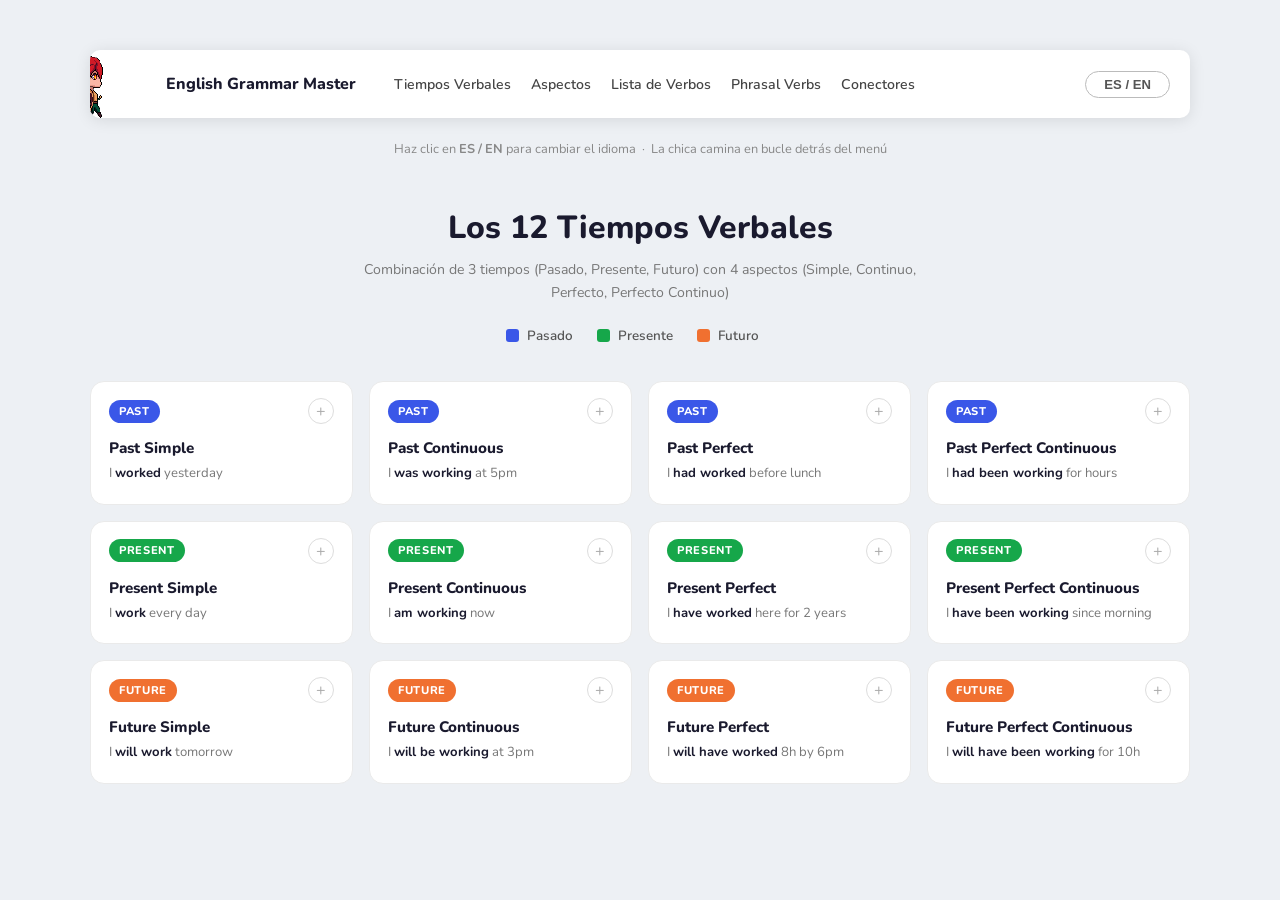
<file: index.html>
<!DOCTYPE html>
<html lang="es">
<head>
  <meta charset="UTF-8">
  <meta name="viewport" content="width=device-width, initial-scale=1.0">
  <title>English Grammar Master</title>
  <link href="https://fonts.googleapis.com/css2?family=Nunito:wght@400;600;700;800&display=swap" rel="stylesheet">
  <link rel="stylesheet" href="index.css">
  <link rel="stylesheet" href="tense-page.css">
</head>
<body>

  <nav>
    <div id="walker"></div>
    <div class="nav-inner">
      <div class="char-spacer"></div>
      <a class="brand" href="#" id="brand-text">English Grammar Master</a>
      <div class="nav-links" id="nav-links">
        <a href="#" data-key="tiempos">Tiempos Verbales</a>
        <a href="#" data-key="aspectos">Aspectos</a>
        <a href="#" data-key="verbos">Lista de Verbos</a>
        <a href="#" data-key="phrasal">Phrasal Verbs</a>
        <a href="#" data-key="conectores">Conectores</a>
      </div>
      <button class="lang-btn" id="lang-btn">ES / EN</button>
    </div>
  </nav>

  <p class="note">
    Haz clic en <strong>ES / EN</strong> para cambiar el idioma
    &nbsp;·&nbsp;
    La chica camina en bucle detrás del menú
  </p>

  <!-- ── SECTION 1: Los 12 Tiempos Verbales ── -->
  <section class="tenses-section" id="section-tiempos">

    <div class="tenses-header">
      <h2 class="tenses-title" data-key-section="title">Los 12 Tiempos Verbales</h2>
      <p class="tenses-subtitle" data-key-section="subtitle">
        Combinación de 3 tiempos (Pasado, Presente, Futuro) con 4 aspectos (Simple, Continuo, Perfecto, Perfecto Continuo)
      </p>

      <div class="tenses-legend">
        <span class="legend-dot past"></span><span data-key-section="past">Pasado</span>
        <span class="legend-dot present"></span><span data-key-section="present">Presente</span>
        <span class="legend-dot future"></span><span data-key-section="future">Futuro</span>
      </div>
    </div>

    <div class="tenses-grid" id="tenses-grid">
      <!-- Cards are injected by JS -->
    </div>

  </section>


  <script src="navbar.js"></script>
  <script src="tenses.js"></script>
</body>
</html>
</file>
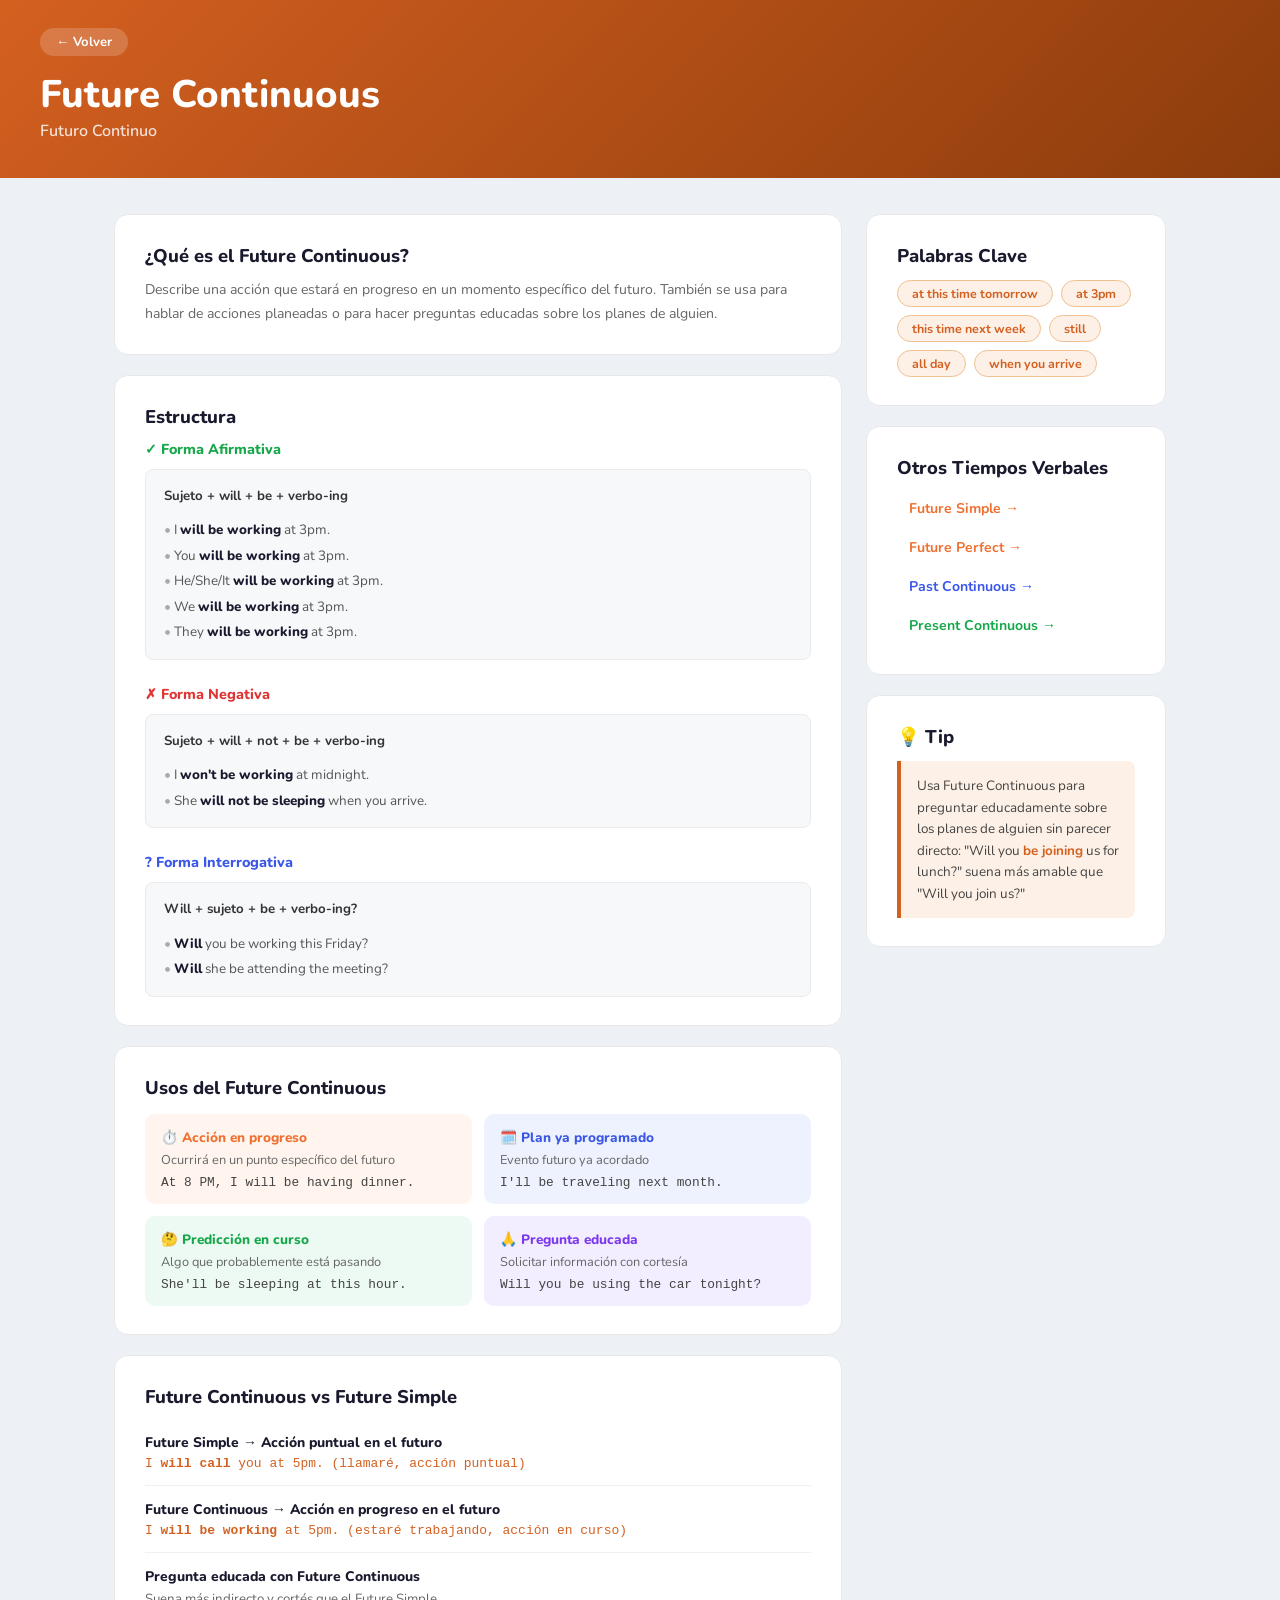
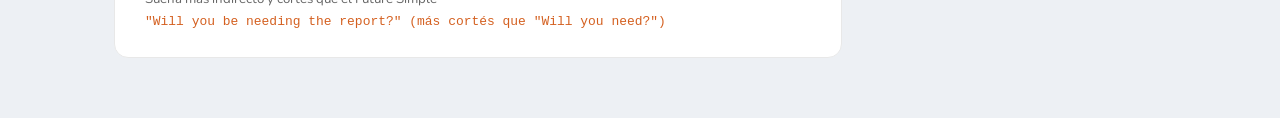
<file: future-continuous.html>
<!DOCTYPE html>
<html lang="es">
<head>
  <meta charset="UTF-8">
  <meta name="viewport" content="width=device-width, initial-scale=1.0">
  <title>Future Continuous – English Grammar Master</title>
  <link href="https://fonts.googleapis.com/css2?family=Nunito:wght@400;600;700;800&display=swap" rel="stylesheet">
  <link rel="stylesheet" href="tense-page.css">
  <style>
    :root {
      --accent:      #d46020;
      --accent-light:#fdf0e6;
      --accent-mid:  #f0c090;
      --header-from: #d46020;
      --header-to:   #8c3c0c;
    }
  </style>
</head>
<body>

  <header class="hero">
    <a class="back-btn" href="index.html">← Volver</a>
    <p class="hero-en">Future Continuous</p>
    <p class="hero-es">Futuro Continuo</p>
  </header>

  <main class="page-body">
    <div class="main-col">

      <div class="card">
        <h2>¿Qué es el Future Continuous?</h2>
        <p class="desc">Describe una acción que estará en progreso en un momento específico del futuro. También se usa para hablar de acciones planeadas o para hacer preguntas educadas sobre los planes de alguien.</p>
      </div>

      <div class="card">
        <h2>Estructura</h2>

        <div class="struct-block">
          <p class="struct-label affirm">✓ Forma Afirmativa</p>
          <div class="struct-box">
            <span class="formula">Sujeto + will + be + verbo-ing</span>
            <ul>
              <li>I <b>will be working</b> at 3pm.</li>
              <li>You <b>will be working</b> at 3pm.</li>
              <li>He/She/It <b>will be working</b> at 3pm.</li>
              <li>We <b>will be working</b> at 3pm.</li>
              <li>They <b>will be working</b> at 3pm.</li>
            </ul>
          </div>
        </div>

        <div class="struct-block">
          <p class="struct-label neg">✗ Forma Negativa</p>
          <div class="struct-box">
            <span class="formula">Sujeto + will + not + be + verbo-ing</span>
            <ul>
              <li>I <b>won't be working</b> at midnight.</li>
              <li>She <b>will not be sleeping</b> when you arrive.</li>
            </ul>
          </div>
        </div>

        <div class="struct-block">
          <p class="struct-label inter">? Forma Interrogativa</p>
          <div class="struct-box">
            <span class="formula">Will + sujeto + be + verbo-ing?</span>
            <ul>
              <li><b>Will</b> you be working this Friday?</li>
              <li><b>Will</b> she be attending the meeting?</li>
            </ul>
          </div>
        </div>
      </div>

      <div class="card">
        <h2>Usos del Future Continuous</h2>
        <div class="uses-grid">
          <div class="use-item use-orange">
            <p class="use-title">⏱️ Acción en progreso</p>
            <p class="use-desc">Ocurrirá en un punto específico del futuro</p>
            <p class="use-ex">At 8 PM, I will be having dinner.</p>
          </div>
          <div class="use-item use-blue">
            <p class="use-title">🗓️ Plan ya programado</p>
            <p class="use-desc">Evento futuro ya acordado</p>
            <p class="use-ex">I'll be traveling next month.</p>
          </div>
          <div class="use-item use-green">
            <p class="use-title">🤔 Predicción en curso</p>
            <p class="use-desc">Algo que probablemente está pasando</p>
            <p class="use-ex">She'll be sleeping at this hour.</p>
          </div>
          <div class="use-item use-purple">
            <p class="use-title">🙏 Pregunta educada</p>
            <p class="use-desc">Solicitar información con cortesía</p>
            <p class="use-ex">Will you be using the car tonight?</p>
          </div>
        </div>
      </div>

      <div class="card">
        <h2>Future Continuous vs Future Simple</h2>
        <div class="rule-item">
          <p class="rule-title">Future Simple → Acción puntual en el futuro</p>
          <p class="rule-ex">I <b>will call</b> you at 5pm. (llamaré, acción puntual)</p>
        </div>
        <div class="rule-item">
          <p class="rule-title">Future Continuous → Acción en progreso en el futuro</p>
          <p class="rule-ex">I <b>will be working</b> at 5pm. (estaré trabajando, acción en curso)</p>
        </div>
        <div class="rule-item">
          <p class="rule-title">Pregunta educada con Future Continuous</p>
          <p class="rule-desc">Suena más indirecto y cortés que el Future Simple</p>
          <p class="rule-ex">"Will you be needing the report?" (más cortés que "Will you need?")</p>
        </div>
      </div>

    </div>

    <aside class="sidebar">
      <div class="card">
        <h2>Palabras Clave</h2>
        <div class="keywords">
          <span class="kw-tag">at this time tomorrow</span>
          <span class="kw-tag">at 3pm</span>
          <span class="kw-tag">this time next week</span>
          <span class="kw-tag">still</span>
          <span class="kw-tag">all day</span>
          <span class="kw-tag">when you arrive</span>
        </div>
      </div>

      <div class="card">
        <h2>Otros Tiempos Verbales</h2>
        <ul class="related-list">
          <li><a class="future"  href="future-simple.html">Future Simple →</a></li>
          <li><a class="future"  href="future-perfect.html">Future Perfect →</a></li>
          <li><a class="past"    href="past-continuous.html">Past Continuous →</a></li>
          <li><a class="present" href="present-continuous.html">Present Continuous →</a></li>
        </ul>
      </div>

      <div class="card">
        <h2>💡 Tip</h2>
        <div class="tip-box">
          Usa Future Continuous para preguntar educadamente sobre los planes de alguien sin parecer directo: "Will you <strong>be joining</strong> us for lunch?" suena más amable que "Will you join us?"
        </div>
      </div>
    </aside>

  </main>
</body>
</html>
</file>
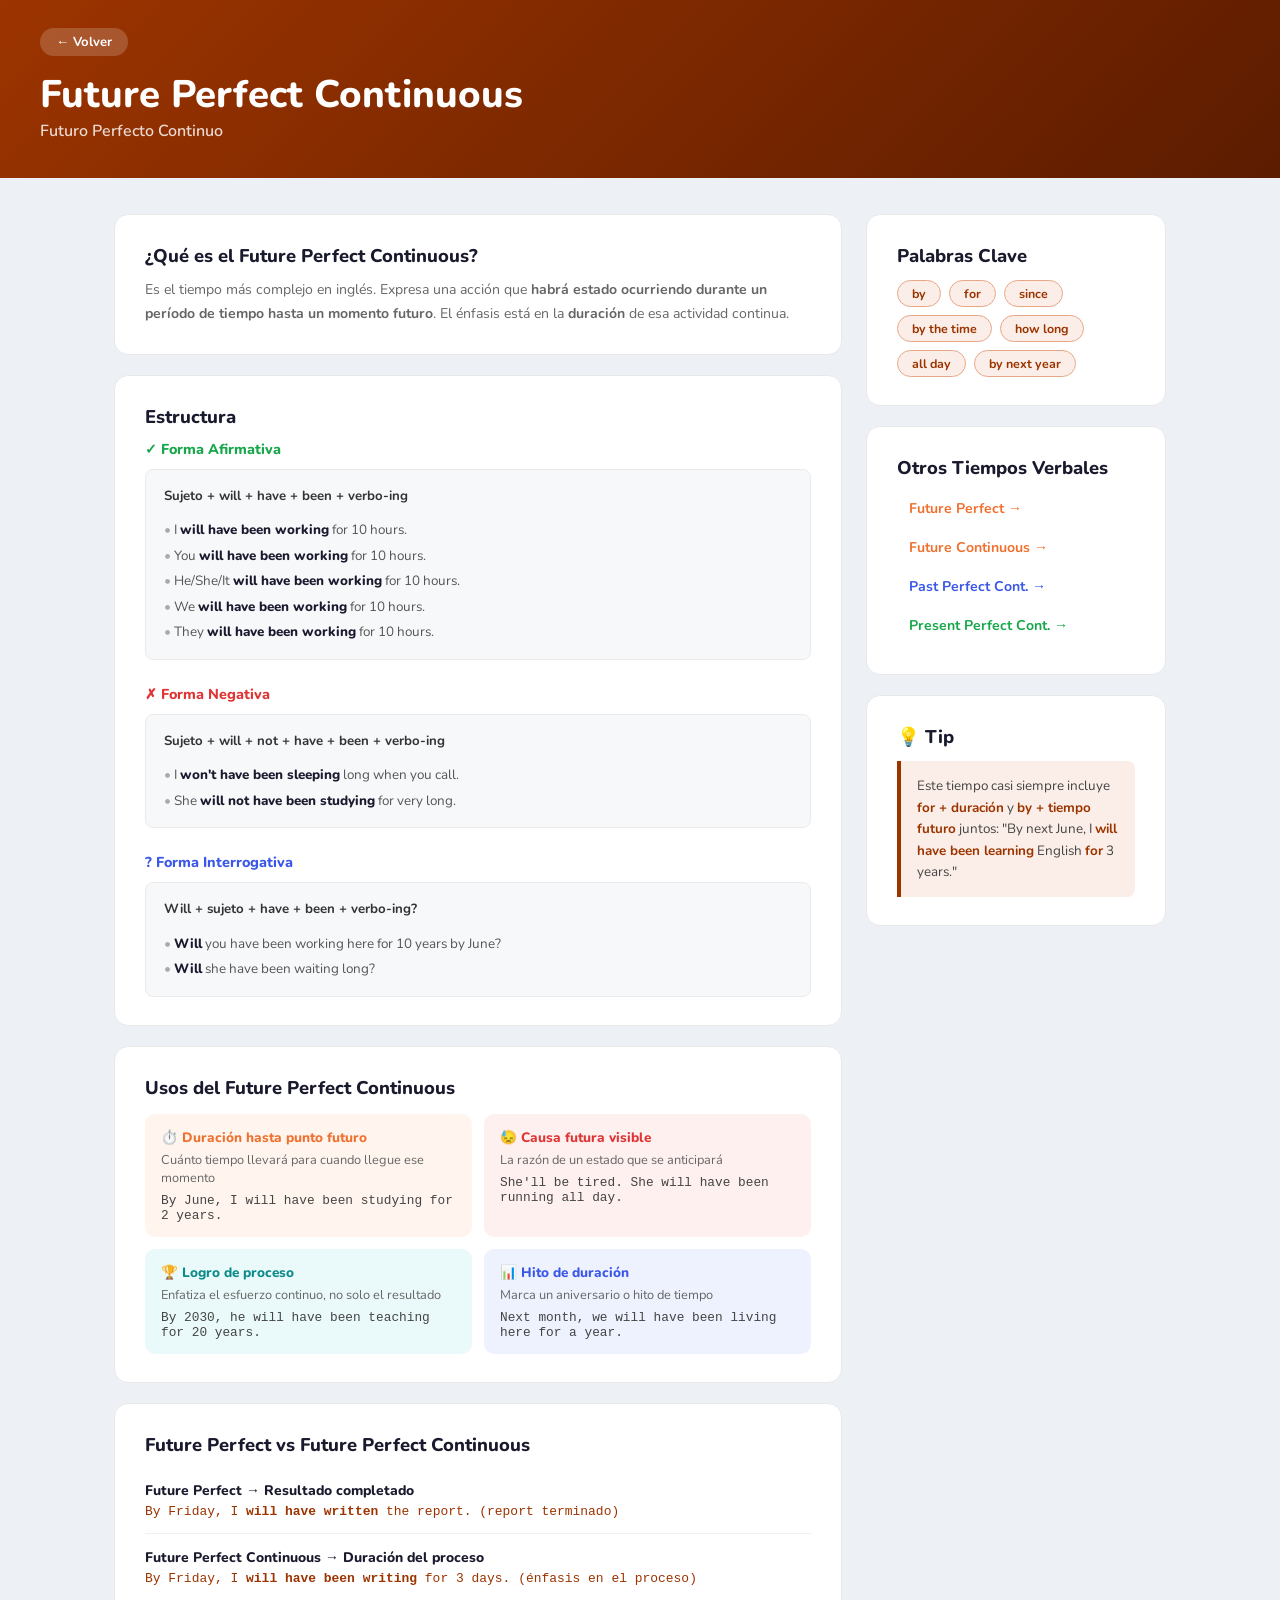
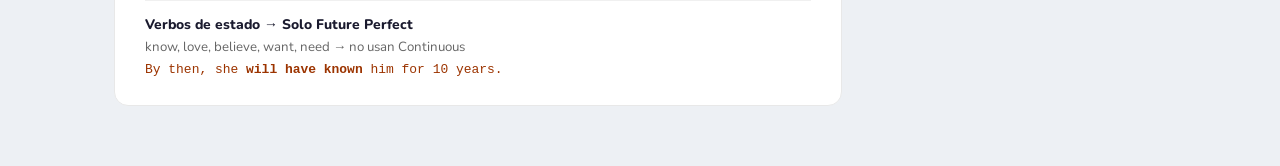
<file: future-perfect-continuous.html>
<!DOCTYPE html>
<html lang="es">
<head>
  <meta charset="UTF-8">
  <meta name="viewport" content="width=device-width, initial-scale=1.0">
  <title>Future Perfect Continuous – English Grammar Master</title>
  <link href="https://fonts.googleapis.com/css2?family=Nunito:wght@400;600;700;800&display=swap" rel="stylesheet">
  <link rel="stylesheet" href="tense-page.css">
  <style>
    :root {
      --accent:      #9c3400;
      --accent-light:#fbeee8;
      --accent-mid:  #e8a888;
      --header-from: #9c3400;
      --header-to:   #5c1c00;
    }
  </style>
</head>
<body>

  <header class="hero">
    <a class="back-btn" href="index.html">← Volver</a>
    <p class="hero-en">Future Perfect Continuous</p>
    <p class="hero-es">Futuro Perfecto Continuo</p>
  </header>

  <main class="page-body">
    <div class="main-col">

      <div class="card">
        <h2>¿Qué es el Future Perfect Continuous?</h2>
        <p class="desc">Es el tiempo más complejo en inglés. Expresa una acción que <strong>habrá estado ocurriendo durante un período de tiempo hasta un momento futuro</strong>. El énfasis está en la <strong>duración</strong> de esa actividad continua.</p>
      </div>

      <div class="card">
        <h2>Estructura</h2>

        <div class="struct-block">
          <p class="struct-label affirm">✓ Forma Afirmativa</p>
          <div class="struct-box">
            <span class="formula">Sujeto + will + have + been + verbo-ing</span>
            <ul>
              <li>I <b>will have been working</b> for 10 hours.</li>
              <li>You <b>will have been working</b> for 10 hours.</li>
              <li>He/She/It <b>will have been working</b> for 10 hours.</li>
              <li>We <b>will have been working</b> for 10 hours.</li>
              <li>They <b>will have been working</b> for 10 hours.</li>
            </ul>
          </div>
        </div>

        <div class="struct-block">
          <p class="struct-label neg">✗ Forma Negativa</p>
          <div class="struct-box">
            <span class="formula">Sujeto + will + not + have + been + verbo-ing</span>
            <ul>
              <li>I <b>won't have been sleeping</b> long when you call.</li>
              <li>She <b>will not have been studying</b> for very long.</li>
            </ul>
          </div>
        </div>

        <div class="struct-block">
          <p class="struct-label inter">? Forma Interrogativa</p>
          <div class="struct-box">
            <span class="formula">Will + sujeto + have + been + verbo-ing?</span>
            <ul>
              <li><b>Will</b> you have been working here for 10 years by June?</li>
              <li><b>Will</b> she have been waiting long?</li>
            </ul>
          </div>
        </div>
      </div>

      <div class="card">
        <h2>Usos del Future Perfect Continuous</h2>
        <div class="uses-grid">
          <div class="use-item use-orange">
            <p class="use-title">⏱️ Duración hasta punto futuro</p>
            <p class="use-desc">Cuánto tiempo llevará para cuando llegue ese momento</p>
            <p class="use-ex">By June, I will have been studying for 2 years.</p>
          </div>
          <div class="use-item use-red">
            <p class="use-title">😓 Causa futura visible</p>
            <p class="use-desc">La razón de un estado que se anticipará</p>
            <p class="use-ex">She'll be tired. She will have been running all day.</p>
          </div>
          <div class="use-item use-teal">
            <p class="use-title">🏆 Logro de proceso</p>
            <p class="use-desc">Enfatiza el esfuerzo continuo, no solo el resultado</p>
            <p class="use-ex">By 2030, he will have been teaching for 20 years.</p>
          </div>
          <div class="use-item use-blue">
            <p class="use-title">📊 Hito de duración</p>
            <p class="use-desc">Marca un aniversario o hito de tiempo</p>
            <p class="use-ex">Next month, we will have been living here for a year.</p>
          </div>
        </div>
      </div>

      <div class="card">
        <h2>Future Perfect vs Future Perfect Continuous</h2>
        <div class="rule-item">
          <p class="rule-title">Future Perfect → Resultado completado</p>
          <p class="rule-ex">By Friday, I <b>will have written</b> the report. (report terminado)</p>
        </div>
        <div class="rule-item">
          <p class="rule-title">Future Perfect Continuous → Duración del proceso</p>
          <p class="rule-ex">By Friday, I <b>will have been writing</b> for 3 days. (énfasis en el proceso)</p>
        </div>
        <div class="rule-item">
          <p class="rule-title">Verbos de estado → Solo Future Perfect</p>
          <p class="rule-desc">know, love, believe, want, need → no usan Continuous</p>
          <p class="rule-ex">By then, she <b>will have known</b> him for 10 years.</p>
        </div>
      </div>

    </div>

    <aside class="sidebar">
      <div class="card">
        <h2>Palabras Clave</h2>
        <div class="keywords">
          <span class="kw-tag">by</span>
          <span class="kw-tag">for</span>
          <span class="kw-tag">since</span>
          <span class="kw-tag">by the time</span>
          <span class="kw-tag">how long</span>
          <span class="kw-tag">all day</span>
          <span class="kw-tag">by next year</span>
        </div>
      </div>

      <div class="card">
        <h2>Otros Tiempos Verbales</h2>
        <ul class="related-list">
          <li><a class="future"  href="future-perfect.html">Future Perfect →</a></li>
          <li><a class="future"  href="future-continuous.html">Future Continuous →</a></li>
          <li><a class="past"    href="past-perfect-continuous.html">Past Perfect Cont. →</a></li>
          <li><a class="present" href="present-perfect-continuous.html">Present Perfect Cont. →</a></li>
        </ul>
      </div>

      <div class="card">
        <h2>💡 Tip</h2>
        <div class="tip-box">
          Este tiempo casi siempre incluye <strong>for + duración</strong> y <strong>by + tiempo futuro</strong> juntos: "By next June, I <strong>will have been learning</strong> English <strong>for</strong> 3 years."
        </div>
      </div>
    </aside>

  </main>
</body>
</html>
</file>
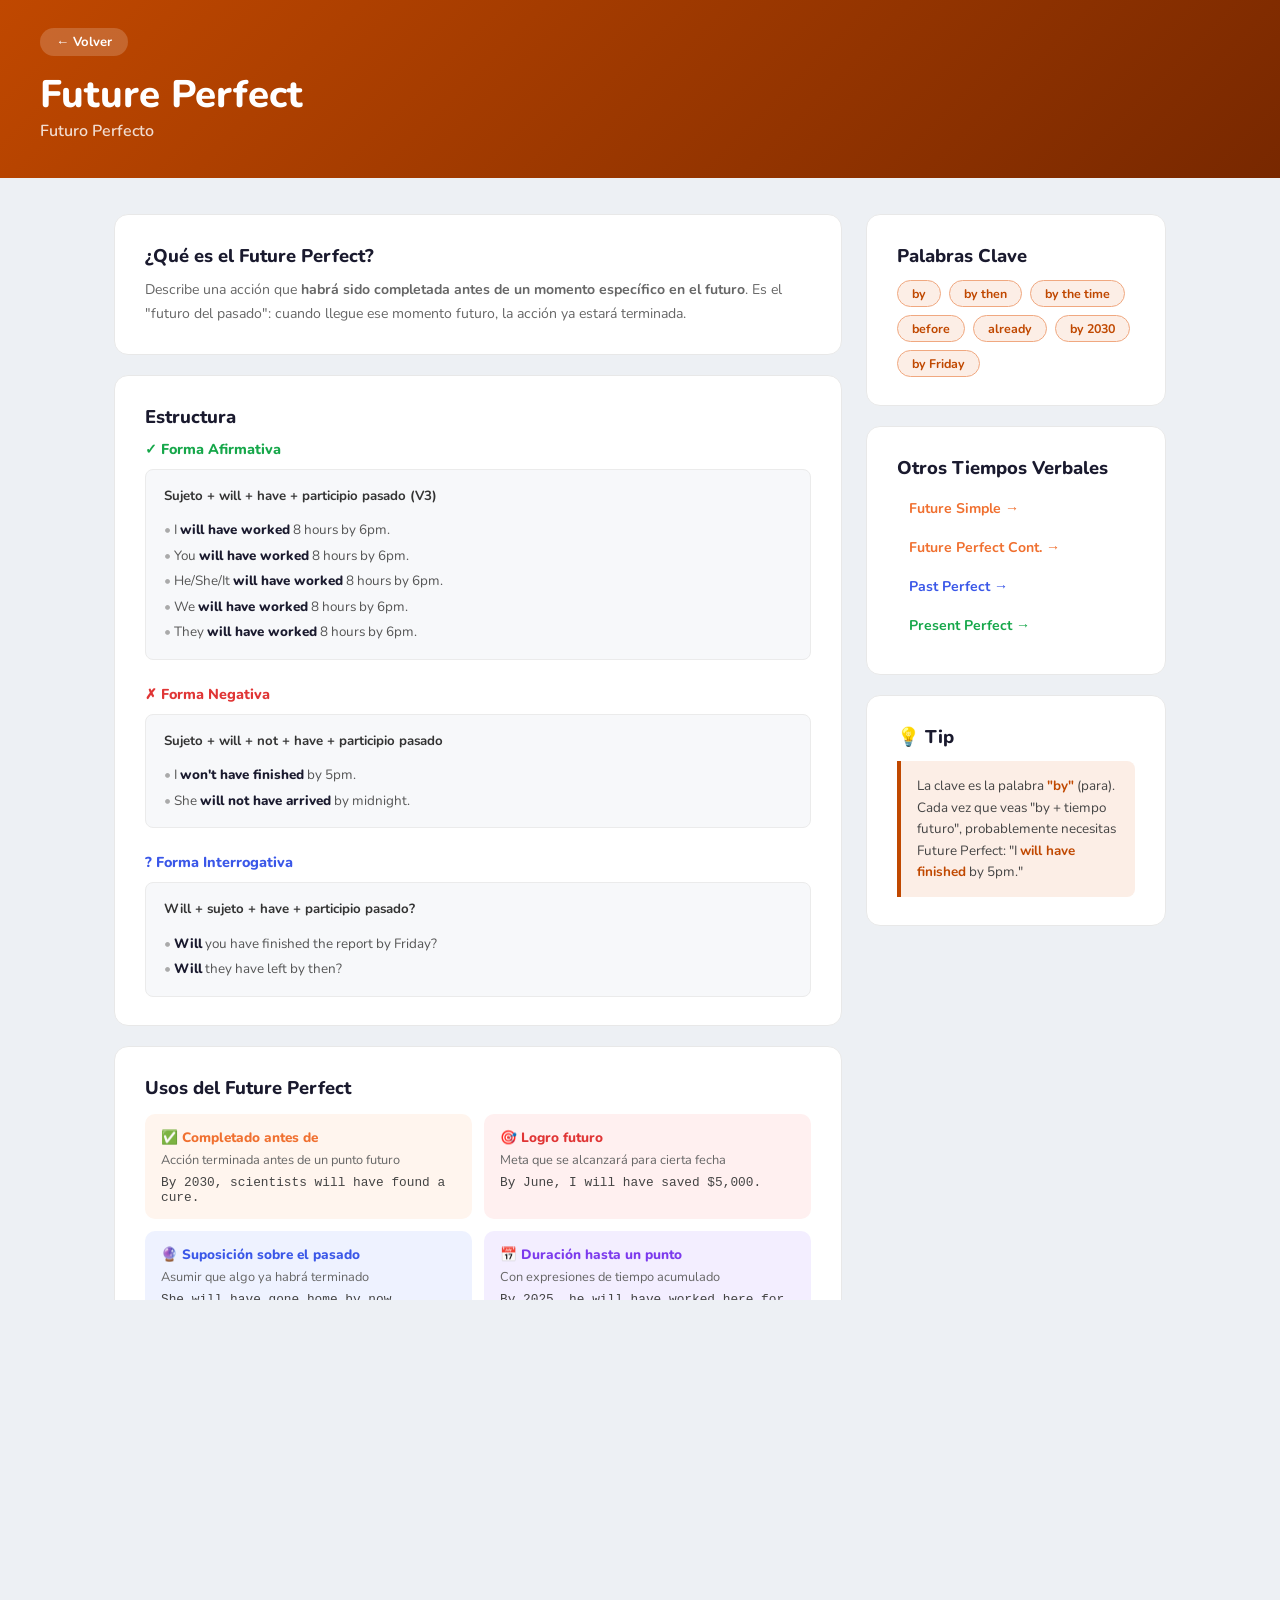
<file: future-perfect.html>
<!DOCTYPE html>
<html lang="es">
<head>
  <meta charset="UTF-8">
  <meta name="viewport" content="width=device-width, initial-scale=1.0">
  <title>Future Perfect – English Grammar Master</title>
  <link href="https://fonts.googleapis.com/css2?family=Nunito:wght@400;600;700;800&display=swap" rel="stylesheet">
  <link rel="stylesheet" href="tense-page.css">
  <style>
    :root {
      --accent:      #c04800;
      --accent-light:#fceee6;
      --accent-mid:  #f0a880;
      --header-from: #c04800;
      --header-to:   #782800;
    }
  </style>
</head>
<body>

  <header class="hero">
    <a class="back-btn" href="index.html">← Volver</a>
    <p class="hero-en">Future Perfect</p>
    <p class="hero-es">Futuro Perfecto</p>
  </header>

  <main class="page-body">
    <div class="main-col">

      <div class="card">
        <h2>¿Qué es el Future Perfect?</h2>
        <p class="desc">Describe una acción que <strong>habrá sido completada antes de un momento específico en el futuro</strong>. Es el "futuro del pasado": cuando llegue ese momento futuro, la acción ya estará terminada.</p>
      </div>

      <div class="card">
        <h2>Estructura</h2>

        <div class="struct-block">
          <p class="struct-label affirm">✓ Forma Afirmativa</p>
          <div class="struct-box">
            <span class="formula">Sujeto + will + have + participio pasado (V3)</span>
            <ul>
              <li>I <b>will have worked</b> 8 hours by 6pm.</li>
              <li>You <b>will have worked</b> 8 hours by 6pm.</li>
              <li>He/She/It <b>will have worked</b> 8 hours by 6pm.</li>
              <li>We <b>will have worked</b> 8 hours by 6pm.</li>
              <li>They <b>will have worked</b> 8 hours by 6pm.</li>
            </ul>
          </div>
        </div>

        <div class="struct-block">
          <p class="struct-label neg">✗ Forma Negativa</p>
          <div class="struct-box">
            <span class="formula">Sujeto + will + not + have + participio pasado</span>
            <ul>
              <li>I <b>won't have finished</b> by 5pm.</li>
              <li>She <b>will not have arrived</b> by midnight.</li>
            </ul>
          </div>
        </div>

        <div class="struct-block">
          <p class="struct-label inter">? Forma Interrogativa</p>
          <div class="struct-box">
            <span class="formula">Will + sujeto + have + participio pasado?</span>
            <ul>
              <li><b>Will</b> you have finished the report by Friday?</li>
              <li><b>Will</b> they have left by then?</li>
            </ul>
          </div>
        </div>
      </div>

      <div class="card">
        <h2>Usos del Future Perfect</h2>
        <div class="uses-grid">
          <div class="use-item use-orange">
            <p class="use-title">✅ Completado antes de</p>
            <p class="use-desc">Acción terminada antes de un punto futuro</p>
            <p class="use-ex">By 2030, scientists will have found a cure.</p>
          </div>
          <div class="use-item use-red">
            <p class="use-title">🎯 Logro futuro</p>
            <p class="use-desc">Meta que se alcanzará para cierta fecha</p>
            <p class="use-ex">By June, I will have saved $5,000.</p>
          </div>
          <div class="use-item use-blue">
            <p class="use-title">🔮 Suposición sobre el pasado</p>
            <p class="use-desc">Asumir que algo ya habrá terminado</p>
            <p class="use-ex">She will have gone home by now.</p>
          </div>
          <div class="use-item use-purple">
            <p class="use-title">📅 Duración hasta un punto</p>
            <p class="use-desc">Con expresiones de tiempo acumulado</p>
            <p class="use-ex">By 2025, he will have worked here for 10 years.</p>
          </div>
        </div>
      </div>

      <div class="card">
        <h2>Expresiones de tiempo clave</h2>
        <div class="rule-item">
          <p class="rule-title">BY + tiempo → "para / antes de"</p>
          <p class="rule-desc">Es la expresión más frecuente con Future Perfect</p>
          <p class="rule-ex">by tomorrow,&nbsp; by 6pm,&nbsp; by the end of the year,&nbsp; by then</p>
        </div>
        <div class="rule-item">
          <p class="rule-title">BEFORE + evento</p>
          <p class="rule-ex">I will have finished before she arrives.</p>
        </div>
        <div class="rule-item">
          <p class="rule-title">BY THE TIME + cláusula</p>
          <p class="rule-ex">By the time you read this, I will have left.</p>
        </div>
      </div>

    </div>

    <aside class="sidebar">
      <div class="card">
        <h2>Palabras Clave</h2>
        <div class="keywords">
          <span class="kw-tag">by</span>
          <span class="kw-tag">by then</span>
          <span class="kw-tag">by the time</span>
          <span class="kw-tag">before</span>
          <span class="kw-tag">already</span>
          <span class="kw-tag">by 2030</span>
          <span class="kw-tag">by Friday</span>
        </div>
      </div>

      <div class="card">
        <h2>Otros Tiempos Verbales</h2>
        <ul class="related-list">
          <li><a class="future"  href="future-simple.html">Future Simple →</a></li>
          <li><a class="future"  href="future-perfect-continuous.html">Future Perfect Cont. →</a></li>
          <li><a class="past"    href="past-perfect.html">Past Perfect →</a></li>
          <li><a class="present" href="present-perfect.html">Present Perfect →</a></li>
        </ul>
      </div>

      <div class="card">
        <h2>💡 Tip</h2>
        <div class="tip-box">
          La clave es la palabra <strong>"by"</strong> (para). Cada vez que veas "by + tiempo futuro", probablemente necesitas Future Perfect: "I <strong>will have finished</strong> by 5pm."
        </div>
      </div>
    </aside>

  </main>
</body>
</html>
</file>
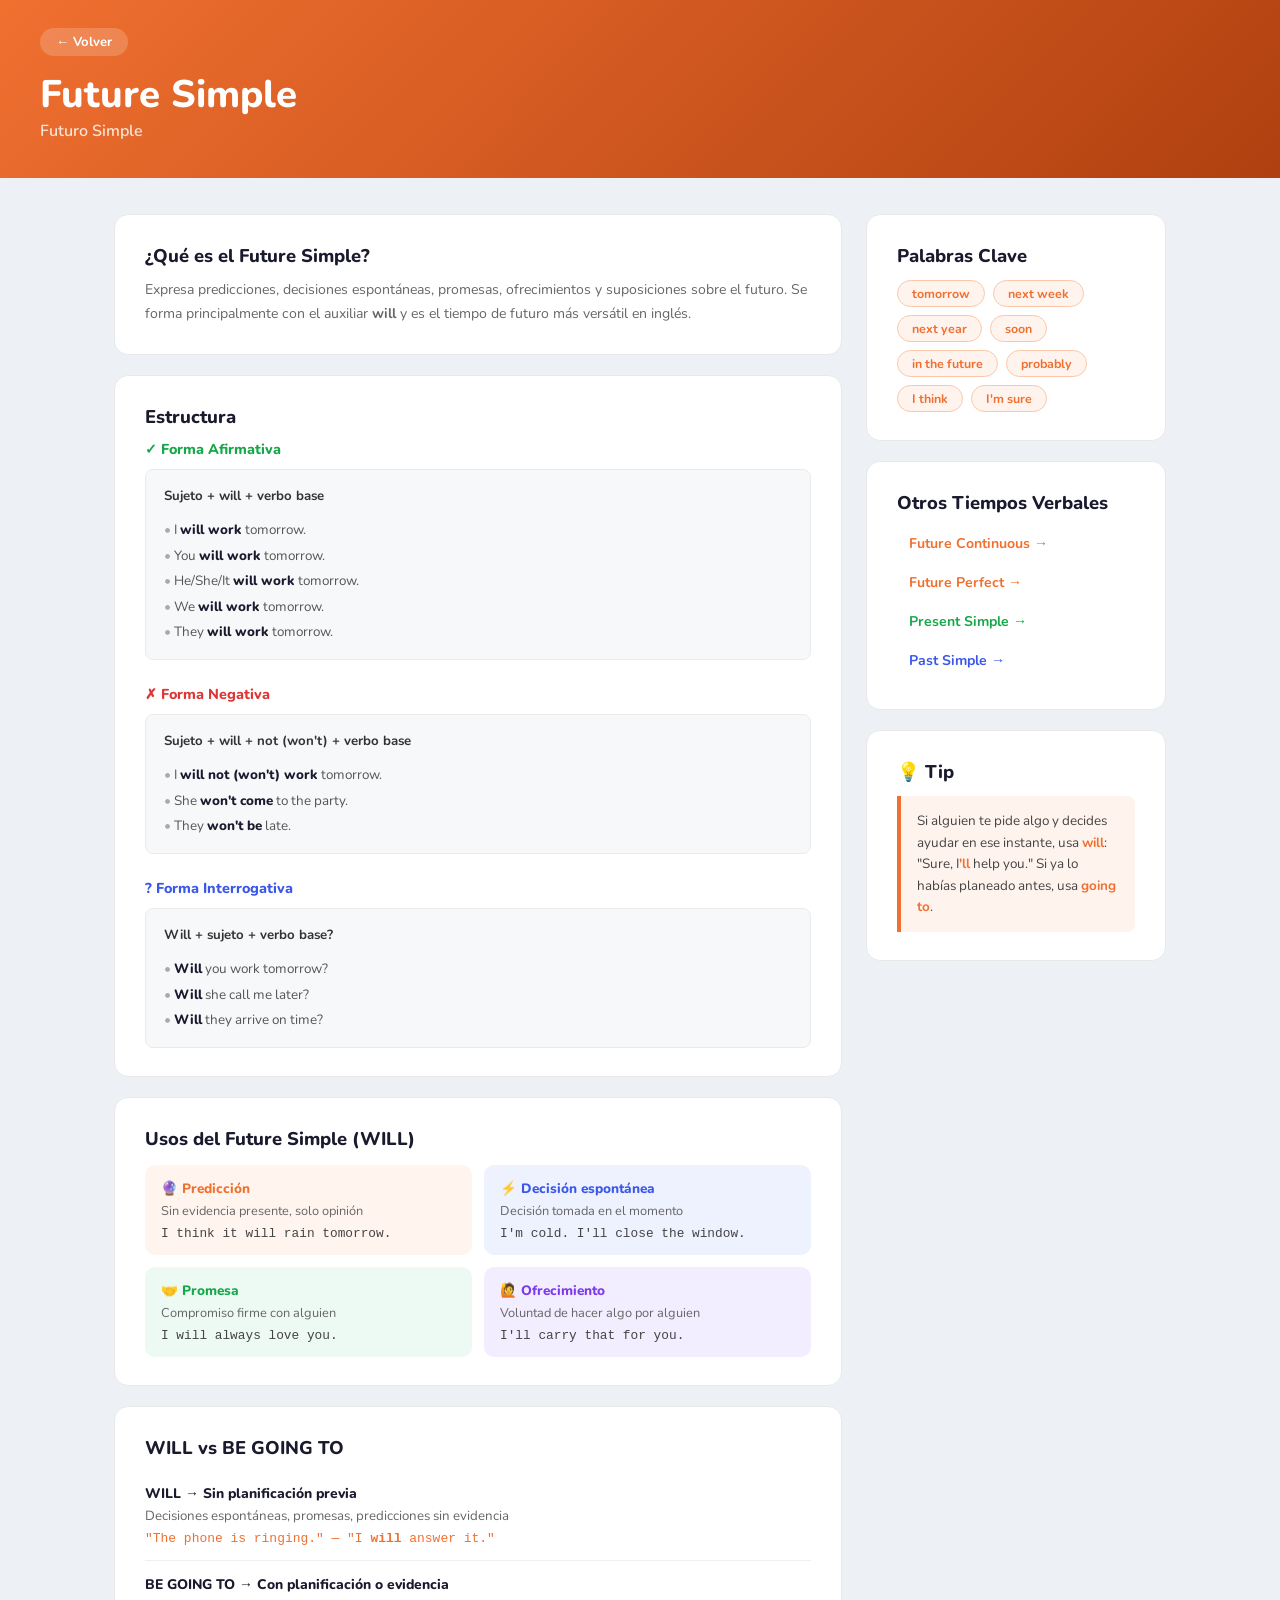
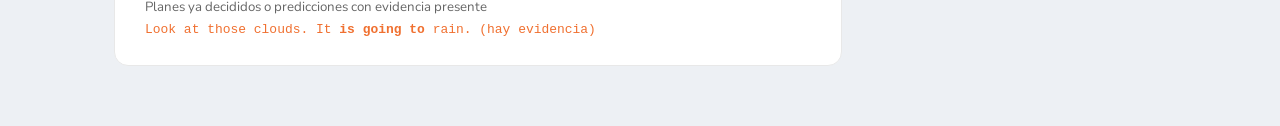
<file: future-simple.html>
<!DOCTYPE html>
<html lang="es">
<head>
  <meta charset="UTF-8">
  <meta name="viewport" content="width=device-width, initial-scale=1.0">
  <title>Future Simple – English Grammar Master</title>
  <link href="https://fonts.googleapis.com/css2?family=Nunito:wght@400;600;700;800&display=swap" rel="stylesheet">
  <link rel="stylesheet" href="tense-page.css">
  <style>
    :root {
      --accent:      #f07030;
      --accent-light:#fff3ee;
      --accent-mid:  #fac8a8;
      --header-from: #f07030;
      --header-to:   #b04010;
    }
  </style>
</head>
<body>

  <header class="hero">
    <a class="back-btn" href="index.html">← Volver</a>
    <p class="hero-en">Future Simple</p>
    <p class="hero-es">Futuro Simple</p>
  </header>

  <main class="page-body">
    <div class="main-col">

      <div class="card">
        <h2>¿Qué es el Future Simple?</h2>
        <p class="desc">Expresa predicciones, decisiones espontáneas, promesas, ofrecimientos y suposiciones sobre el futuro. Se forma principalmente con el auxiliar <strong>will</strong> y es el tiempo de futuro más versátil en inglés.</p>
      </div>

      <div class="card">
        <h2>Estructura</h2>

        <div class="struct-block">
          <p class="struct-label affirm">✓ Forma Afirmativa</p>
          <div class="struct-box">
            <span class="formula">Sujeto + will + verbo base</span>
            <ul>
              <li>I <b>will work</b> tomorrow.</li>
              <li>You <b>will work</b> tomorrow.</li>
              <li>He/She/It <b>will work</b> tomorrow.</li>
              <li>We <b>will work</b> tomorrow.</li>
              <li>They <b>will work</b> tomorrow.</li>
            </ul>
          </div>
        </div>

        <div class="struct-block">
          <p class="struct-label neg">✗ Forma Negativa</p>
          <div class="struct-box">
            <span class="formula">Sujeto + will + not (won't) + verbo base</span>
            <ul>
              <li>I <b>will not (won't) work</b> tomorrow.</li>
              <li>She <b>won't come</b> to the party.</li>
              <li>They <b>won't be</b> late.</li>
            </ul>
          </div>
        </div>

        <div class="struct-block">
          <p class="struct-label inter">? Forma Interrogativa</p>
          <div class="struct-box">
            <span class="formula">Will + sujeto + verbo base?</span>
            <ul>
              <li><b>Will</b> you work tomorrow?</li>
              <li><b>Will</b> she call me later?</li>
              <li><b>Will</b> they arrive on time?</li>
            </ul>
          </div>
        </div>
      </div>

      <div class="card">
        <h2>Usos del Future Simple (WILL)</h2>
        <div class="uses-grid">
          <div class="use-item use-orange">
            <p class="use-title">🔮 Predicción</p>
            <p class="use-desc">Sin evidencia presente, solo opinión</p>
            <p class="use-ex">I think it will rain tomorrow.</p>
          </div>
          <div class="use-item use-blue">
            <p class="use-title">⚡ Decisión espontánea</p>
            <p class="use-desc">Decisión tomada en el momento</p>
            <p class="use-ex">I'm cold. I'll close the window.</p>
          </div>
          <div class="use-item use-green">
            <p class="use-title">🤝 Promesa</p>
            <p class="use-desc">Compromiso firme con alguien</p>
            <p class="use-ex">I will always love you.</p>
          </div>
          <div class="use-item use-purple">
            <p class="use-title">🙋 Ofrecimiento</p>
            <p class="use-desc">Voluntad de hacer algo por alguien</p>
            <p class="use-ex">I'll carry that for you.</p>
          </div>
        </div>
      </div>

      <div class="card">
        <h2>WILL vs BE GOING TO</h2>
        <div class="rule-item">
          <p class="rule-title">WILL → Sin planificación previa</p>
          <p class="rule-desc">Decisiones espontáneas, promesas, predicciones sin evidencia</p>
          <p class="rule-ex">"The phone is ringing." — "I <b>will</b> answer it."</p>
        </div>
        <div class="rule-item">
          <p class="rule-title">BE GOING TO → Con planificación o evidencia</p>
          <p class="rule-desc">Planes ya decididos o predicciones con evidencia presente</p>
          <p class="rule-ex">Look at those clouds. It <b>is going to</b> rain. (hay evidencia)</p>
        </div>
      </div>

    </div>

    <aside class="sidebar">
      <div class="card">
        <h2>Palabras Clave</h2>
        <div class="keywords">
          <span class="kw-tag">tomorrow</span>
          <span class="kw-tag">next week</span>
          <span class="kw-tag">next year</span>
          <span class="kw-tag">soon</span>
          <span class="kw-tag">in the future</span>
          <span class="kw-tag">probably</span>
          <span class="kw-tag">I think</span>
          <span class="kw-tag">I'm sure</span>
        </div>
      </div>

      <div class="card">
        <h2>Otros Tiempos Verbales</h2>
        <ul class="related-list">
          <li><a class="future"  href="future-continuous.html">Future Continuous →</a></li>
          <li><a class="future"  href="future-perfect.html">Future Perfect →</a></li>
          <li><a class="present" href="present-simple.html">Present Simple →</a></li>
          <li><a class="past"    href="past-simple.html">Past Simple →</a></li>
        </ul>
      </div>

      <div class="card">
        <h2>💡 Tip</h2>
        <div class="tip-box">
          Si alguien te pide algo y decides ayudar en ese instante, usa <strong>will</strong>: "Sure, I<strong>'ll</strong> help you." Si ya lo habías planeado antes, usa <strong>going to</strong>.
        </div>
      </div>
    </aside>

  </main>
</body>
</html>
</file>
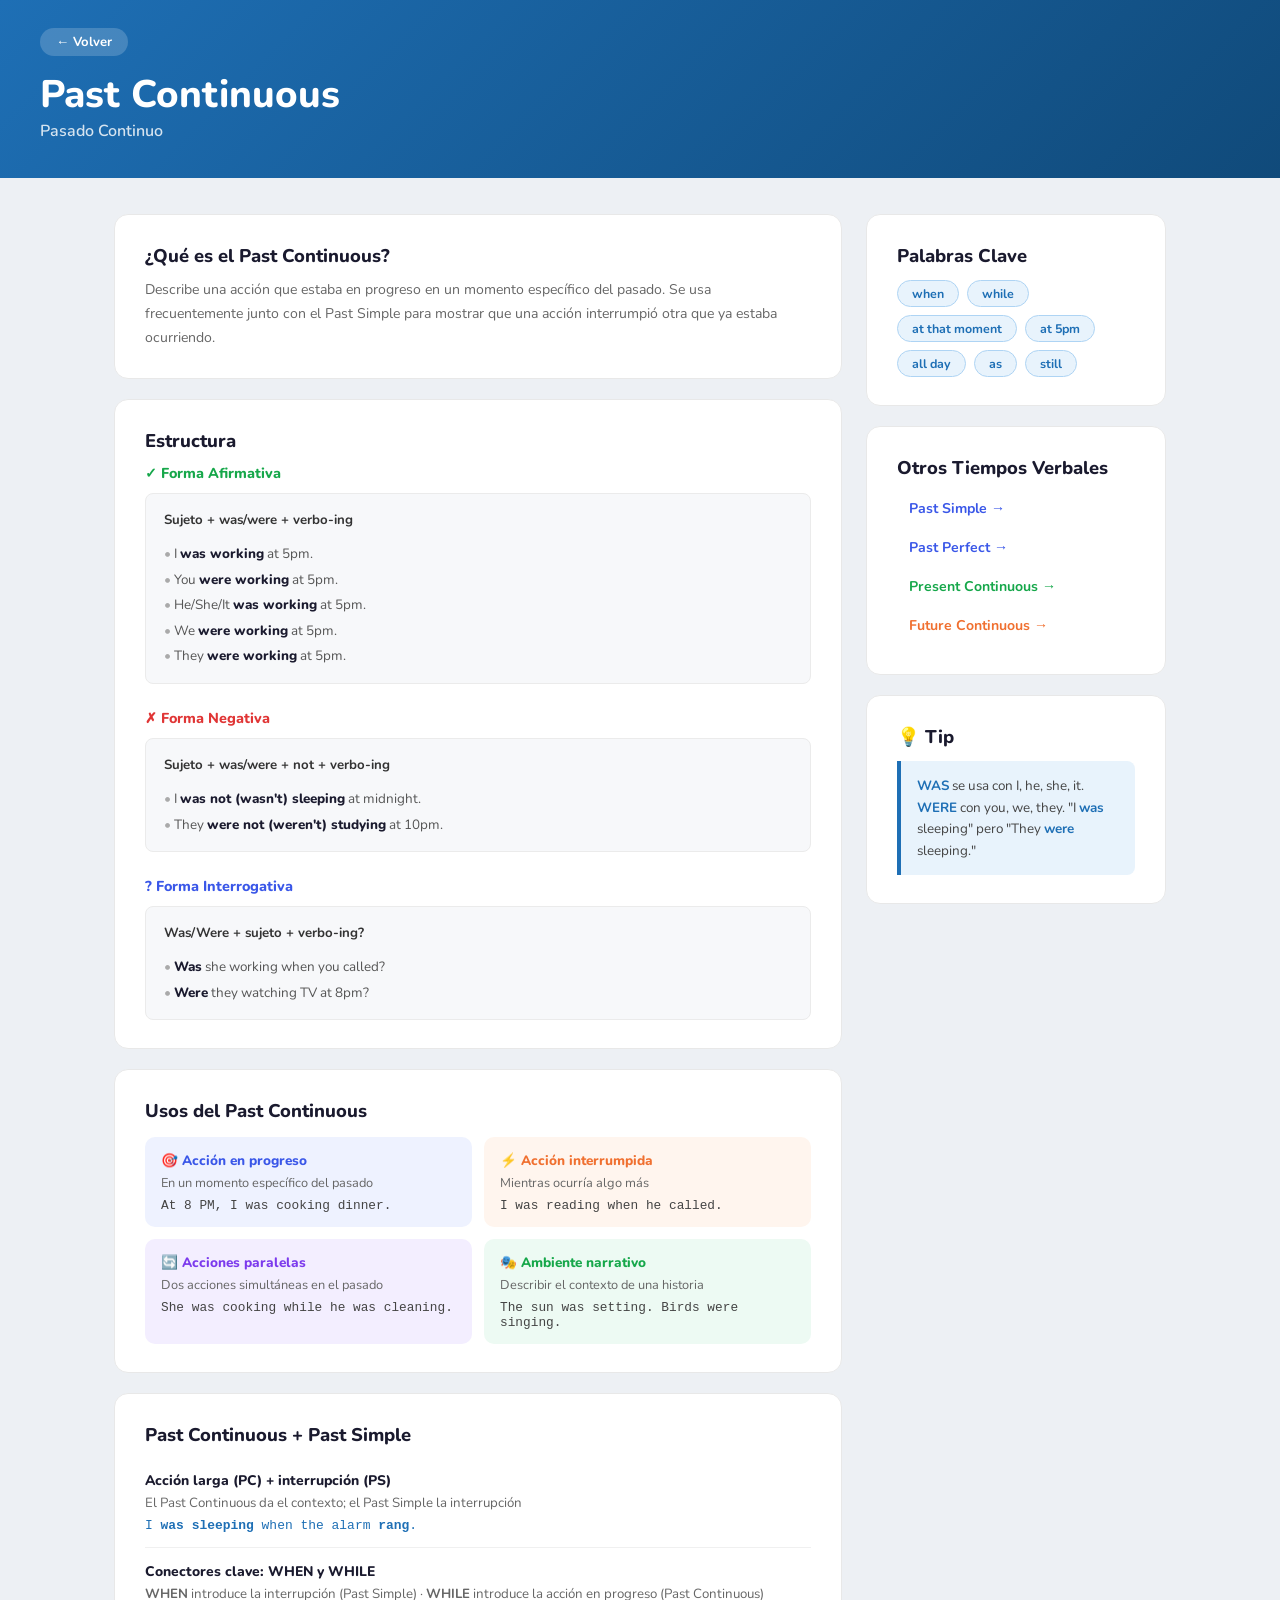
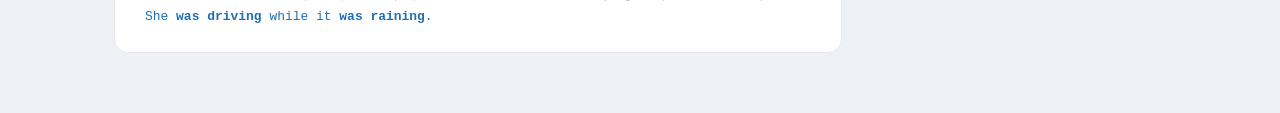
<file: past-continuous.html>
<!DOCTYPE html>
<html lang="es">
<head>
  <meta charset="UTF-8">
  <meta name="viewport" content="width=device-width, initial-scale=1.0">
  <title>Past Continuous – English Grammar Master</title>
  <link href="https://fonts.googleapis.com/css2?family=Nunito:wght@400;600;700;800&display=swap" rel="stylesheet">
  <link rel="stylesheet" href="tense-page.css">
  <style>
    :root {
      --accent:      #1e6fb5;
      --accent-light:#e8f3fc;
      --accent-mid:  #aed4f4;
      --header-from: #1e6fb5;
      --header-to:   #104a7a;
    }
  </style>
</head>
<body>

  <header class="hero">
    <a class="back-btn" href="index.html">← Volver</a>
    <p class="hero-en">Past Continuous</p>
    <p class="hero-es">Pasado Continuo</p>
  </header>

  <main class="page-body">
    <div class="main-col">

      <div class="card">
        <h2>¿Qué es el Past Continuous?</h2>
        <p class="desc">Describe una acción que estaba en progreso en un momento específico del pasado. Se usa frecuentemente junto con el Past Simple para mostrar que una acción interrumpió otra que ya estaba ocurriendo.</p>
      </div>

      <div class="card">
        <h2>Estructura</h2>

        <div class="struct-block">
          <p class="struct-label affirm">✓ Forma Afirmativa</p>
          <div class="struct-box">
            <span class="formula">Sujeto + was/were + verbo-ing</span>
            <ul>
              <li>I <b>was working</b> at 5pm.</li>
              <li>You <b>were working</b> at 5pm.</li>
              <li>He/She/It <b>was working</b> at 5pm.</li>
              <li>We <b>were working</b> at 5pm.</li>
              <li>They <b>were working</b> at 5pm.</li>
            </ul>
          </div>
        </div>

        <div class="struct-block">
          <p class="struct-label neg">✗ Forma Negativa</p>
          <div class="struct-box">
            <span class="formula">Sujeto + was/were + not + verbo-ing</span>
            <ul>
              <li>I <b>was not (wasn't) sleeping</b> at midnight.</li>
              <li>They <b>were not (weren't) studying</b> at 10pm.</li>
            </ul>
          </div>
        </div>

        <div class="struct-block">
          <p class="struct-label inter">? Forma Interrogativa</p>
          <div class="struct-box">
            <span class="formula">Was/Were + sujeto + verbo-ing?</span>
            <ul>
              <li><b>Was</b> she working when you called?</li>
              <li><b>Were</b> they watching TV at 8pm?</li>
            </ul>
          </div>
        </div>
      </div>

      <div class="card">
        <h2>Usos del Past Continuous</h2>
        <div class="uses-grid">
          <div class="use-item use-blue">
            <p class="use-title">🎯 Acción en progreso</p>
            <p class="use-desc">En un momento específico del pasado</p>
            <p class="use-ex">At 8 PM, I was cooking dinner.</p>
          </div>
          <div class="use-item use-orange">
            <p class="use-title">⚡ Acción interrumpida</p>
            <p class="use-desc">Mientras ocurría algo más</p>
            <p class="use-ex">I was reading when he called.</p>
          </div>
          <div class="use-item use-purple">
            <p class="use-title">🔄 Acciones paralelas</p>
            <p class="use-desc">Dos acciones simultáneas en el pasado</p>
            <p class="use-ex">She was cooking while he was cleaning.</p>
          </div>
          <div class="use-item use-green">
            <p class="use-title">🎭 Ambiente narrativo</p>
            <p class="use-desc">Describir el contexto de una historia</p>
            <p class="use-ex">The sun was setting. Birds were singing.</p>
          </div>
        </div>
      </div>

      <div class="card">
        <h2>Past Continuous + Past Simple</h2>
        <div class="rule-item">
          <p class="rule-title">Acción larga (PC) + interrupción (PS)</p>
          <p class="rule-desc">El Past Continuous da el contexto; el Past Simple la interrupción</p>
          <p class="rule-ex">I <b>was sleeping</b> when the alarm <b>rang</b>.</p>
        </div>
        <div class="rule-item">
          <p class="rule-title">Conectores clave: WHEN y WHILE</p>
          <p class="rule-desc"><strong>WHEN</strong> introduce la interrupción (Past Simple) · <strong>WHILE</strong> introduce la acción en progreso (Past Continuous)</p>
          <p class="rule-ex">She <b>was driving</b> while it <b>was raining</b>.</p>
        </div>
      </div>

    </div>

    <aside class="sidebar">
      <div class="card">
        <h2>Palabras Clave</h2>
        <div class="keywords">
          <span class="kw-tag">when</span>
          <span class="kw-tag">while</span>
          <span class="kw-tag">at that moment</span>
          <span class="kw-tag">at 5pm</span>
          <span class="kw-tag">all day</span>
          <span class="kw-tag">as</span>
          <span class="kw-tag">still</span>
        </div>
      </div>

      <div class="card">
        <h2>Otros Tiempos Verbales</h2>
        <ul class="related-list">
          <li><a class="past"    href="past-simple.html">Past Simple →</a></li>
          <li><a class="past"    href="past-perfect.html">Past Perfect →</a></li>
          <li><a class="present" href="present-continuous.html">Present Continuous →</a></li>
          <li><a class="future"  href="future-continuous.html">Future Continuous →</a></li>
        </ul>
      </div>

      <div class="card">
        <h2>💡 Tip</h2>
        <div class="tip-box">
          <strong>WAS</strong> se usa con I, he, she, it. <strong>WERE</strong> con you, we, they. "I <strong>was</strong> sleeping" pero "They <strong>were</strong> sleeping."
        </div>
      </div>
    </aside>

  </main>
</body>
</html>
</file>
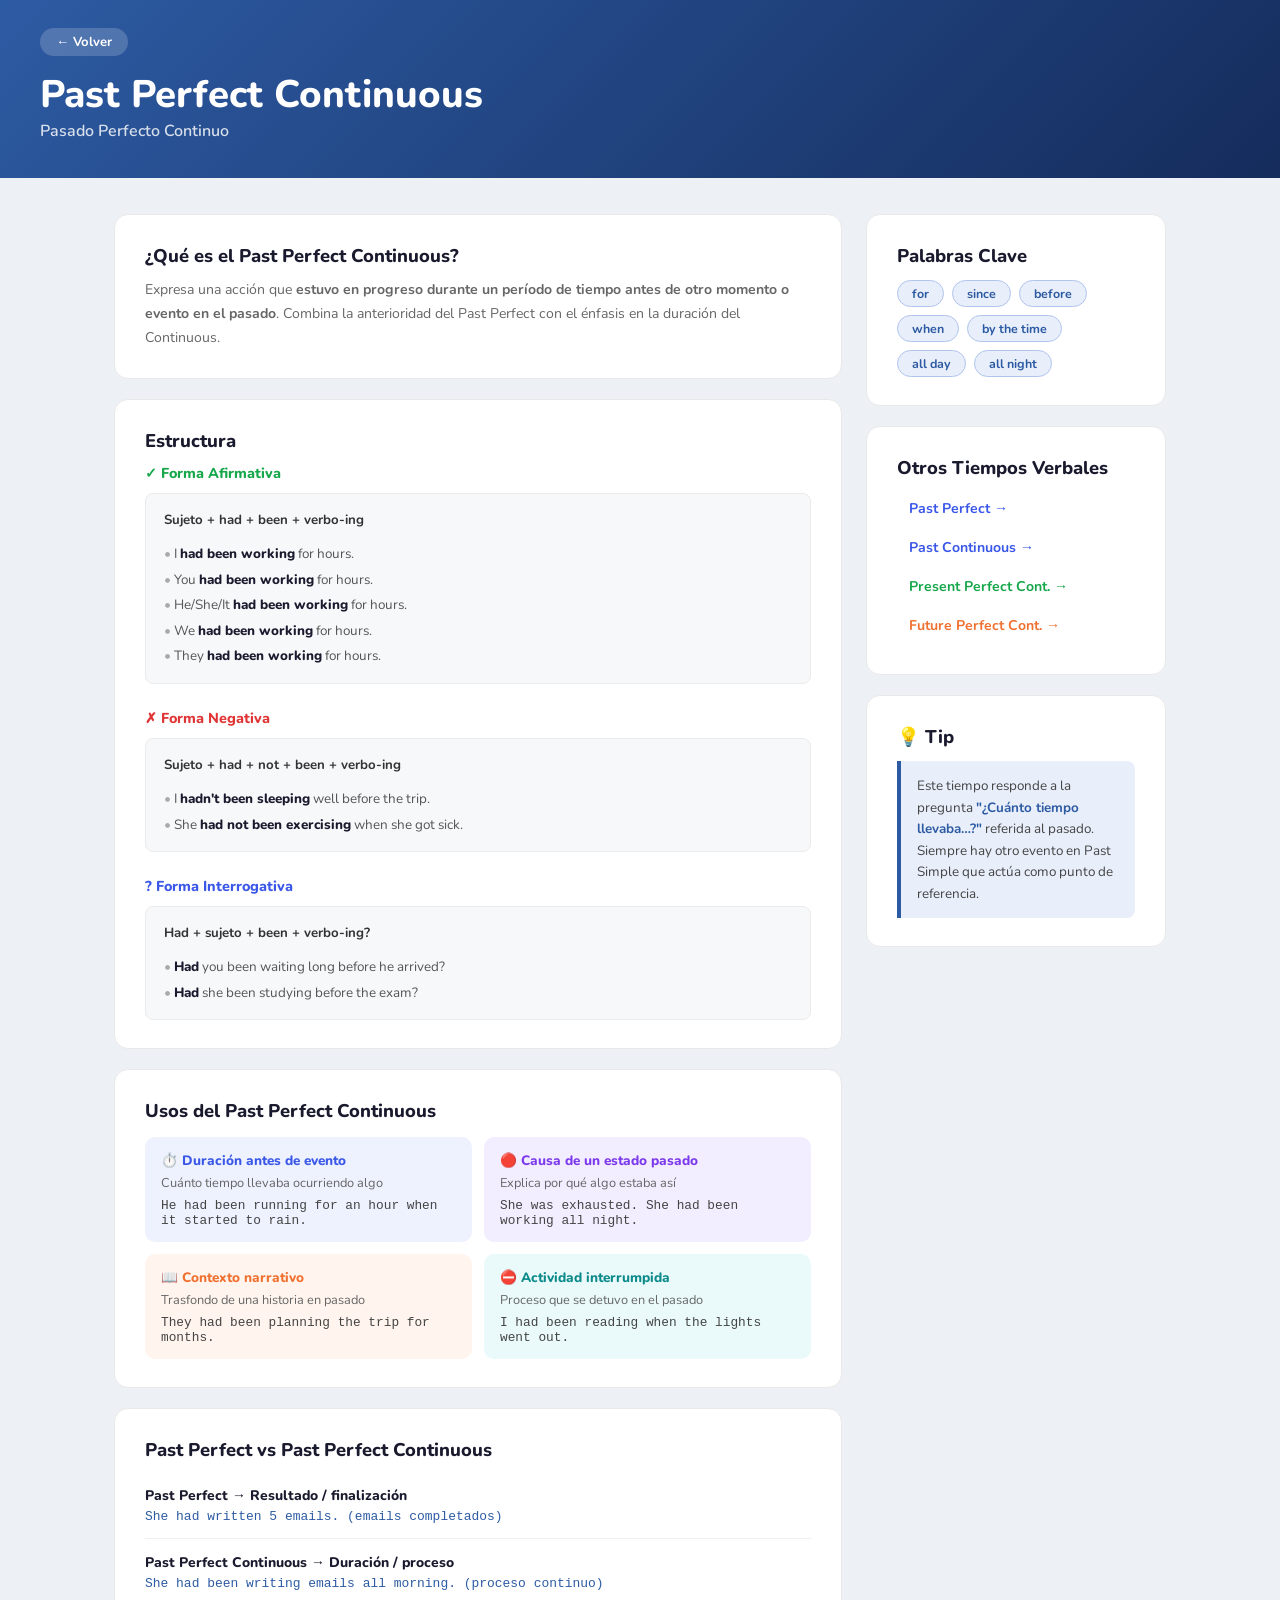
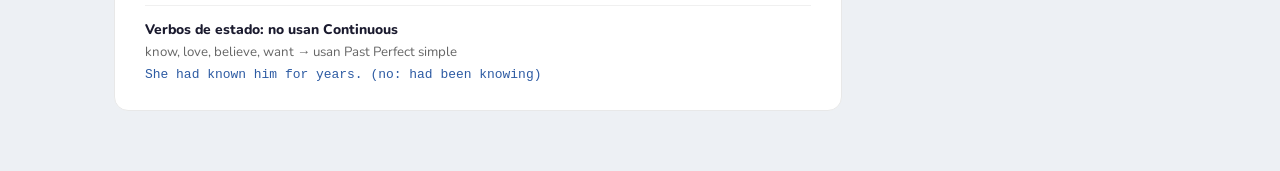
<file: past-perfect-continuous.html>
<!DOCTYPE html>
<html lang="es">
<head>
  <meta charset="UTF-8">
  <meta name="viewport" content="width=device-width, initial-scale=1.0">
  <title>Past Perfect Continuous – English Grammar Master</title>
  <link href="https://fonts.googleapis.com/css2?family=Nunito:wght@400;600;700;800&display=swap" rel="stylesheet">
  <link rel="stylesheet" href="tense-page.css">
  <style>
    :root {
      --accent:      #2d5ba3;
      --accent-light:#e8eefa;
      --accent-mid:  #b0c4ee;
      --header-from: #2d5ba3;
      --header-to:   #152c5c;
    }
  </style>
</head>
<body>

  <header class="hero">
    <a class="back-btn" href="index.html">← Volver</a>
    <p class="hero-en">Past Perfect Continuous</p>
    <p class="hero-es">Pasado Perfecto Continuo</p>
  </header>

  <main class="page-body">
    <div class="main-col">

      <div class="card">
        <h2>¿Qué es el Past Perfect Continuous?</h2>
        <p class="desc">Expresa una acción que <strong>estuvo en progreso durante un período de tiempo antes de otro momento o evento en el pasado</strong>. Combina la anterioridad del Past Perfect con el énfasis en la duración del Continuous.</p>
      </div>

      <div class="card">
        <h2>Estructura</h2>

        <div class="struct-block">
          <p class="struct-label affirm">✓ Forma Afirmativa</p>
          <div class="struct-box">
            <span class="formula">Sujeto + had + been + verbo-ing</span>
            <ul>
              <li>I <b>had been working</b> for hours.</li>
              <li>You <b>had been working</b> for hours.</li>
              <li>He/She/It <b>had been working</b> for hours.</li>
              <li>We <b>had been working</b> for hours.</li>
              <li>They <b>had been working</b> for hours.</li>
            </ul>
          </div>
        </div>

        <div class="struct-block">
          <p class="struct-label neg">✗ Forma Negativa</p>
          <div class="struct-box">
            <span class="formula">Sujeto + had + not + been + verbo-ing</span>
            <ul>
              <li>I <b>hadn't been sleeping</b> well before the trip.</li>
              <li>She <b>had not been exercising</b> when she got sick.</li>
            </ul>
          </div>
        </div>

        <div class="struct-block">
          <p class="struct-label inter">? Forma Interrogativa</p>
          <div class="struct-box">
            <span class="formula">Had + sujeto + been + verbo-ing?</span>
            <ul>
              <li><b>Had</b> you been waiting long before he arrived?</li>
              <li><b>Had</b> she been studying before the exam?</li>
            </ul>
          </div>
        </div>
      </div>

      <div class="card">
        <h2>Usos del Past Perfect Continuous</h2>
        <div class="uses-grid">
          <div class="use-item use-blue">
            <p class="use-title">⏱️ Duración antes de evento</p>
            <p class="use-desc">Cuánto tiempo llevaba ocurriendo algo</p>
            <p class="use-ex">He had been running for an hour when it started to rain.</p>
          </div>
          <div class="use-item use-purple">
            <p class="use-title">🔴 Causa de un estado pasado</p>
            <p class="use-desc">Explica por qué algo estaba así</p>
            <p class="use-ex">She was exhausted. She had been working all night.</p>
          </div>
          <div class="use-item use-orange">
            <p class="use-title">📖 Contexto narrativo</p>
            <p class="use-desc">Trasfondo de una historia en pasado</p>
            <p class="use-ex">They had been planning the trip for months.</p>
          </div>
          <div class="use-item use-teal">
            <p class="use-title">⛔ Actividad interrumpida</p>
            <p class="use-desc">Proceso que se detuvo en el pasado</p>
            <p class="use-ex">I had been reading when the lights went out.</p>
          </div>
        </div>
      </div>

      <div class="card">
        <h2>Past Perfect vs Past Perfect Continuous</h2>
        <div class="rule-item">
          <p class="rule-title">Past Perfect → Resultado / finalización</p>
          <p class="rule-ex">She had written 5 emails. (emails completados)</p>
        </div>
        <div class="rule-item">
          <p class="rule-title">Past Perfect Continuous → Duración / proceso</p>
          <p class="rule-ex">She had been writing emails all morning. (proceso continuo)</p>
        </div>
        <div class="rule-item">
          <p class="rule-title">Verbos de estado: no usan Continuous</p>
          <p class="rule-desc">know, love, believe, want → usan Past Perfect simple</p>
          <p class="rule-ex">She had known him for years. (no: had been knowing)</p>
        </div>
      </div>

    </div>

    <aside class="sidebar">
      <div class="card">
        <h2>Palabras Clave</h2>
        <div class="keywords">
          <span class="kw-tag">for</span>
          <span class="kw-tag">since</span>
          <span class="kw-tag">before</span>
          <span class="kw-tag">when</span>
          <span class="kw-tag">by the time</span>
          <span class="kw-tag">all day</span>
          <span class="kw-tag">all night</span>
        </div>
      </div>

      <div class="card">
        <h2>Otros Tiempos Verbales</h2>
        <ul class="related-list">
          <li><a class="past"    href="past-perfect.html">Past Perfect →</a></li>
          <li><a class="past"    href="past-continuous.html">Past Continuous →</a></li>
          <li><a class="present" href="present-perfect-continuous.html">Present Perfect Cont. →</a></li>
          <li><a class="future"  href="future-perfect-continuous.html">Future Perfect Cont. →</a></li>
        </ul>
      </div>

      <div class="card">
        <h2>💡 Tip</h2>
        <div class="tip-box">
          Este tiempo responde a la pregunta <strong>"¿Cuánto tiempo llevaba…?"</strong> referida al pasado. Siempre hay otro evento en Past Simple que actúa como punto de referencia.
        </div>
      </div>
    </aside>

  </main>
</body>
</html>
</file>
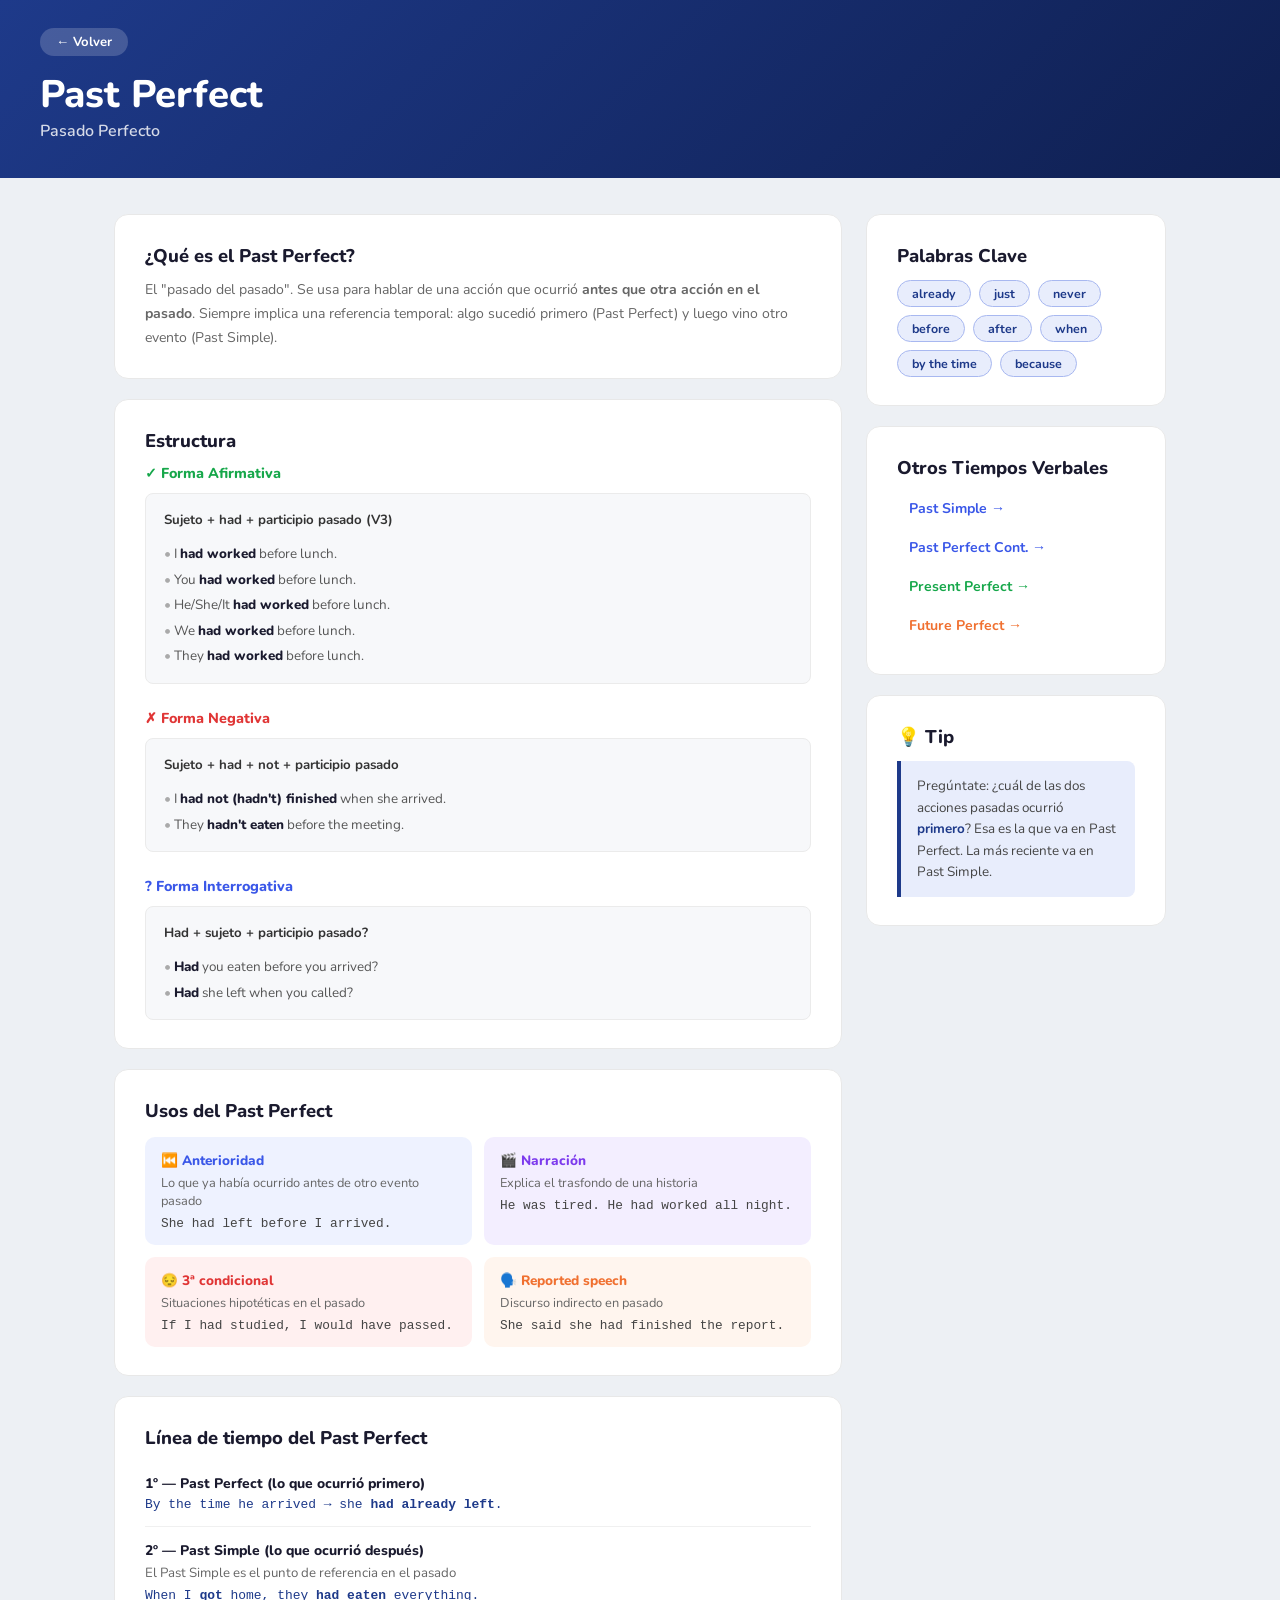
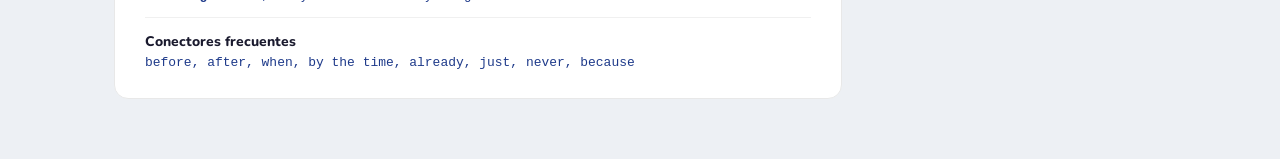
<file: past-perfect.html>
<!DOCTYPE html>
<html lang="es">
<head>
  <meta charset="UTF-8">
  <meta name="viewport" content="width=device-width, initial-scale=1.0">
  <title>Past Perfect – English Grammar Master</title>
  <link href="https://fonts.googleapis.com/css2?family=Nunito:wght@400;600;700;800&display=swap" rel="stylesheet">
  <link rel="stylesheet" href="tense-page.css">
  <style>
    :root {
      --accent:      #1e3a8a;
      --accent-light:#e8edfc;
      --accent-mid:  #a8b8f0;
      --header-from: #1e3a8a;
      --header-to:   #0f1f50;
    }
  </style>
</head>
<body>

  <header class="hero">
    <a class="back-btn" href="index.html">← Volver</a>
    <p class="hero-en">Past Perfect</p>
    <p class="hero-es">Pasado Perfecto</p>
  </header>

  <main class="page-body">
    <div class="main-col">

      <div class="card">
        <h2>¿Qué es el Past Perfect?</h2>
        <p class="desc">El "pasado del pasado". Se usa para hablar de una acción que ocurrió <strong>antes que otra acción en el pasado</strong>. Siempre implica una referencia temporal: algo sucedió primero (Past Perfect) y luego vino otro evento (Past Simple).</p>
      </div>

      <div class="card">
        <h2>Estructura</h2>

        <div class="struct-block">
          <p class="struct-label affirm">✓ Forma Afirmativa</p>
          <div class="struct-box">
            <span class="formula">Sujeto + had + participio pasado (V3)</span>
            <ul>
              <li>I <b>had worked</b> before lunch.</li>
              <li>You <b>had worked</b> before lunch.</li>
              <li>He/She/It <b>had worked</b> before lunch.</li>
              <li>We <b>had worked</b> before lunch.</li>
              <li>They <b>had worked</b> before lunch.</li>
            </ul>
          </div>
        </div>

        <div class="struct-block">
          <p class="struct-label neg">✗ Forma Negativa</p>
          <div class="struct-box">
            <span class="formula">Sujeto + had + not + participio pasado</span>
            <ul>
              <li>I <b>had not (hadn't) finished</b> when she arrived.</li>
              <li>They <b>hadn't eaten</b> before the meeting.</li>
            </ul>
          </div>
        </div>

        <div class="struct-block">
          <p class="struct-label inter">? Forma Interrogativa</p>
          <div class="struct-box">
            <span class="formula">Had + sujeto + participio pasado?</span>
            <ul>
              <li><b>Had</b> you eaten before you arrived?</li>
              <li><b>Had</b> she left when you called?</li>
            </ul>
          </div>
        </div>
      </div>

      <div class="card">
        <h2>Usos del Past Perfect</h2>
        <div class="uses-grid">
          <div class="use-item use-blue">
            <p class="use-title">⏮️ Anterioridad</p>
            <p class="use-desc">Lo que ya había ocurrido antes de otro evento pasado</p>
            <p class="use-ex">She had left before I arrived.</p>
          </div>
          <div class="use-item use-purple">
            <p class="use-title">🎬 Narración</p>
            <p class="use-desc">Explica el trasfondo de una historia</p>
            <p class="use-ex">He was tired. He had worked all night.</p>
          </div>
          <div class="use-item use-red">
            <p class="use-title">😔 3ª condicional</p>
            <p class="use-desc">Situaciones hipotéticas en el pasado</p>
            <p class="use-ex">If I had studied, I would have passed.</p>
          </div>
          <div class="use-item use-orange">
            <p class="use-title">🗣️ Reported speech</p>
            <p class="use-desc">Discurso indirecto en pasado</p>
            <p class="use-ex">She said she had finished the report.</p>
          </div>
        </div>
      </div>

      <div class="card">
        <h2>Línea de tiempo del Past Perfect</h2>
        <div class="rule-item">
          <p class="rule-title">1º — Past Perfect (lo que ocurrió primero)</p>
          <p class="rule-ex">By the time he arrived → she <b>had already left</b>.</p>
        </div>
        <div class="rule-item">
          <p class="rule-title">2º — Past Simple (lo que ocurrió después)</p>
          <p class="rule-desc">El Past Simple es el punto de referencia en el pasado</p>
          <p class="rule-ex">When I <b>got</b> home, they <b>had eaten</b> everything.</p>
        </div>
        <div class="rule-item">
          <p class="rule-title">Conectores frecuentes</p>
          <p class="rule-ex">before, after, when, by the time, already, just, never, because</p>
        </div>
      </div>

    </div>

    <aside class="sidebar">
      <div class="card">
        <h2>Palabras Clave</h2>
        <div class="keywords">
          <span class="kw-tag">already</span>
          <span class="kw-tag">just</span>
          <span class="kw-tag">never</span>
          <span class="kw-tag">before</span>
          <span class="kw-tag">after</span>
          <span class="kw-tag">when</span>
          <span class="kw-tag">by the time</span>
          <span class="kw-tag">because</span>
        </div>
      </div>

      <div class="card">
        <h2>Otros Tiempos Verbales</h2>
        <ul class="related-list">
          <li><a class="past"    href="past-simple.html">Past Simple →</a></li>
          <li><a class="past"    href="past-perfect-continuous.html">Past Perfect Cont. →</a></li>
          <li><a class="present" href="present-perfect.html">Present Perfect →</a></li>
          <li><a class="future"  href="future-perfect.html">Future Perfect →</a></li>
        </ul>
      </div>

      <div class="card">
        <h2>💡 Tip</h2>
        <div class="tip-box">
          Pregúntate: ¿cuál de las dos acciones pasadas ocurrió <strong>primero</strong>? Esa es la que va en Past Perfect. La más reciente va en Past Simple.
        </div>
      </div>
    </aside>

  </main>
</body>
</html>
</file>
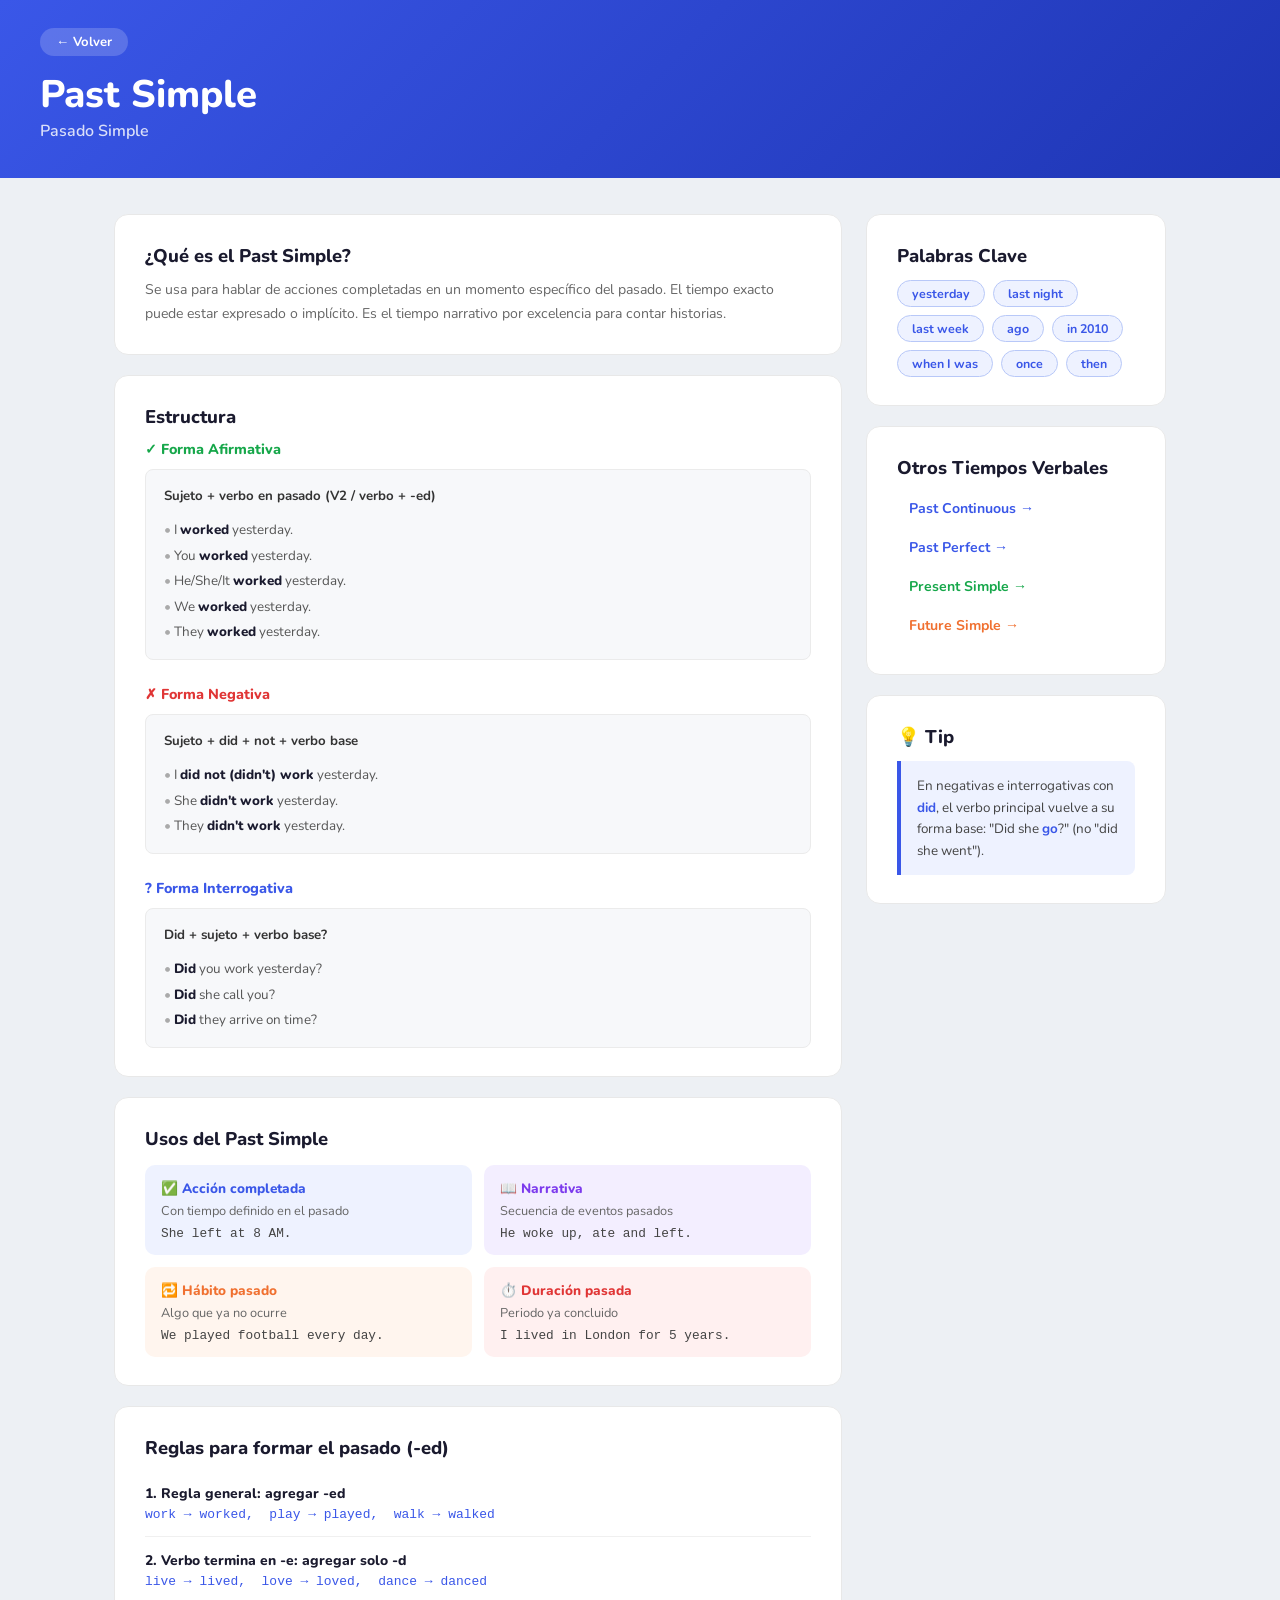
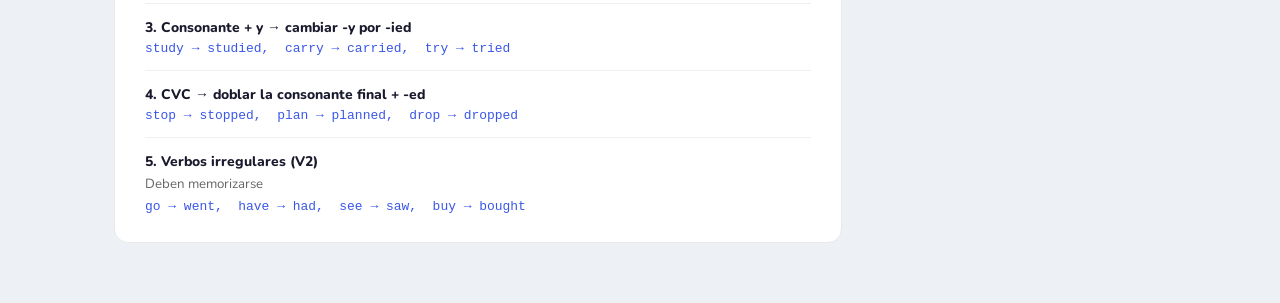
<file: past-simple.html>
<!DOCTYPE html>
<html lang="es">
<head>
  <meta charset="UTF-8">
  <meta name="viewport" content="width=device-width, initial-scale=1.0">
  <title>Past Simple – English Grammar Master</title>
  <link href="https://fonts.googleapis.com/css2?family=Nunito:wght@400;600;700;800&display=swap" rel="stylesheet">
  <link rel="stylesheet" href="tense-page.css">
  <style>
    :root {
      --accent:      #3a57e8;
      --accent-light:#eef2ff;
      --accent-mid:  #b8c8f8;
      --header-from: #3a57e8;
      --header-to:   #1e35b4;
    }
  </style>
</head>
<body>

  <header class="hero">
    <a class="back-btn" href="index.html">← Volver</a>
    <p class="hero-en">Past Simple</p>
    <p class="hero-es">Pasado Simple</p>
  </header>

  <main class="page-body">
    <div class="main-col">

      <div class="card">
        <h2>¿Qué es el Past Simple?</h2>
        <p class="desc">Se usa para hablar de acciones completadas en un momento específico del pasado. El tiempo exacto puede estar expresado o implícito. Es el tiempo narrativo por excelencia para contar historias.</p>
      </div>

      <div class="card">
        <h2>Estructura</h2>

        <div class="struct-block">
          <p class="struct-label affirm">✓ Forma Afirmativa</p>
          <div class="struct-box">
            <span class="formula">Sujeto + verbo en pasado (V2 / verbo + -ed)</span>
            <ul>
              <li>I <b>worked</b> yesterday.</li>
              <li>You <b>worked</b> yesterday.</li>
              <li>He/She/It <b>worked</b> yesterday.</li>
              <li>We <b>worked</b> yesterday.</li>
              <li>They <b>worked</b> yesterday.</li>
            </ul>
          </div>
        </div>

        <div class="struct-block">
          <p class="struct-label neg">✗ Forma Negativa</p>
          <div class="struct-box">
            <span class="formula">Sujeto + did + not + verbo base</span>
            <ul>
              <li>I <b>did not (didn't) work</b> yesterday.</li>
              <li>She <b>didn't work</b> yesterday.</li>
              <li>They <b>didn't work</b> yesterday.</li>
            </ul>
          </div>
        </div>

        <div class="struct-block">
          <p class="struct-label inter">? Forma Interrogativa</p>
          <div class="struct-box">
            <span class="formula">Did + sujeto + verbo base?</span>
            <ul>
              <li><b>Did</b> you work yesterday?</li>
              <li><b>Did</b> she call you?</li>
              <li><b>Did</b> they arrive on time?</li>
            </ul>
          </div>
        </div>
      </div>

      <div class="card">
        <h2>Usos del Past Simple</h2>
        <div class="uses-grid">
          <div class="use-item use-blue">
            <p class="use-title">✅ Acción completada</p>
            <p class="use-desc">Con tiempo definido en el pasado</p>
            <p class="use-ex">She left at 8 AM.</p>
          </div>
          <div class="use-item use-purple">
            <p class="use-title">📖 Narrativa</p>
            <p class="use-desc">Secuencia de eventos pasados</p>
            <p class="use-ex">He woke up, ate and left.</p>
          </div>
          <div class="use-item use-orange">
            <p class="use-title">🔁 Hábito pasado</p>
            <p class="use-desc">Algo que ya no ocurre</p>
            <p class="use-ex">We played football every day.</p>
          </div>
          <div class="use-item use-red">
            <p class="use-title">⏱️ Duración pasada</p>
            <p class="use-desc">Periodo ya concluido</p>
            <p class="use-ex">I lived in London for 5 years.</p>
          </div>
        </div>
      </div>

      <div class="card">
        <h2>Reglas para formar el pasado (-ed)</h2>
        <div class="rule-item">
          <p class="rule-title">1. Regla general: agregar -ed</p>
          <p class="rule-ex">work → worked,&nbsp; play → played,&nbsp; walk → walked</p>
        </div>
        <div class="rule-item">
          <p class="rule-title">2. Verbo termina en -e: agregar solo -d</p>
          <p class="rule-ex">live → lived,&nbsp; love → loved,&nbsp; dance → danced</p>
        </div>
        <div class="rule-item">
          <p class="rule-title">3. Consonante + y → cambiar -y por -ied</p>
          <p class="rule-ex">study → studied,&nbsp; carry → carried,&nbsp; try → tried</p>
        </div>
        <div class="rule-item">
          <p class="rule-title">4. CVC → doblar la consonante final + -ed</p>
          <p class="rule-ex">stop → stopped,&nbsp; plan → planned,&nbsp; drop → dropped</p>
        </div>
        <div class="rule-item">
          <p class="rule-title">5. Verbos irregulares (V2)</p>
          <p class="rule-desc">Deben memorizarse</p>
          <p class="rule-ex">go → went,&nbsp; have → had,&nbsp; see → saw,&nbsp; buy → bought</p>
        </div>
      </div>

    </div>

    <aside class="sidebar">
      <div class="card">
        <h2>Palabras Clave</h2>
        <div class="keywords">
          <span class="kw-tag">yesterday</span>
          <span class="kw-tag">last night</span>
          <span class="kw-tag">last week</span>
          <span class="kw-tag">ago</span>
          <span class="kw-tag">in 2010</span>
          <span class="kw-tag">when I was</span>
          <span class="kw-tag">once</span>
          <span class="kw-tag">then</span>
        </div>
      </div>

      <div class="card">
        <h2>Otros Tiempos Verbales</h2>
        <ul class="related-list">
          <li><a class="past"    href="past-continuous.html">Past Continuous →</a></li>
          <li><a class="past"    href="past-perfect.html">Past Perfect →</a></li>
          <li><a class="present" href="present-simple.html">Present Simple →</a></li>
          <li><a class="future"  href="future-simple.html">Future Simple →</a></li>
        </ul>
      </div>

      <div class="card">
        <h2>💡 Tip</h2>
        <div class="tip-box">
          En negativas e interrogativas con <strong>did</strong>, el verbo principal vuelve a su forma base: "Did she <strong>go</strong>?" (no "did she went").
        </div>
      </div>
    </aside>

  </main>
</body>
</html>
</file>
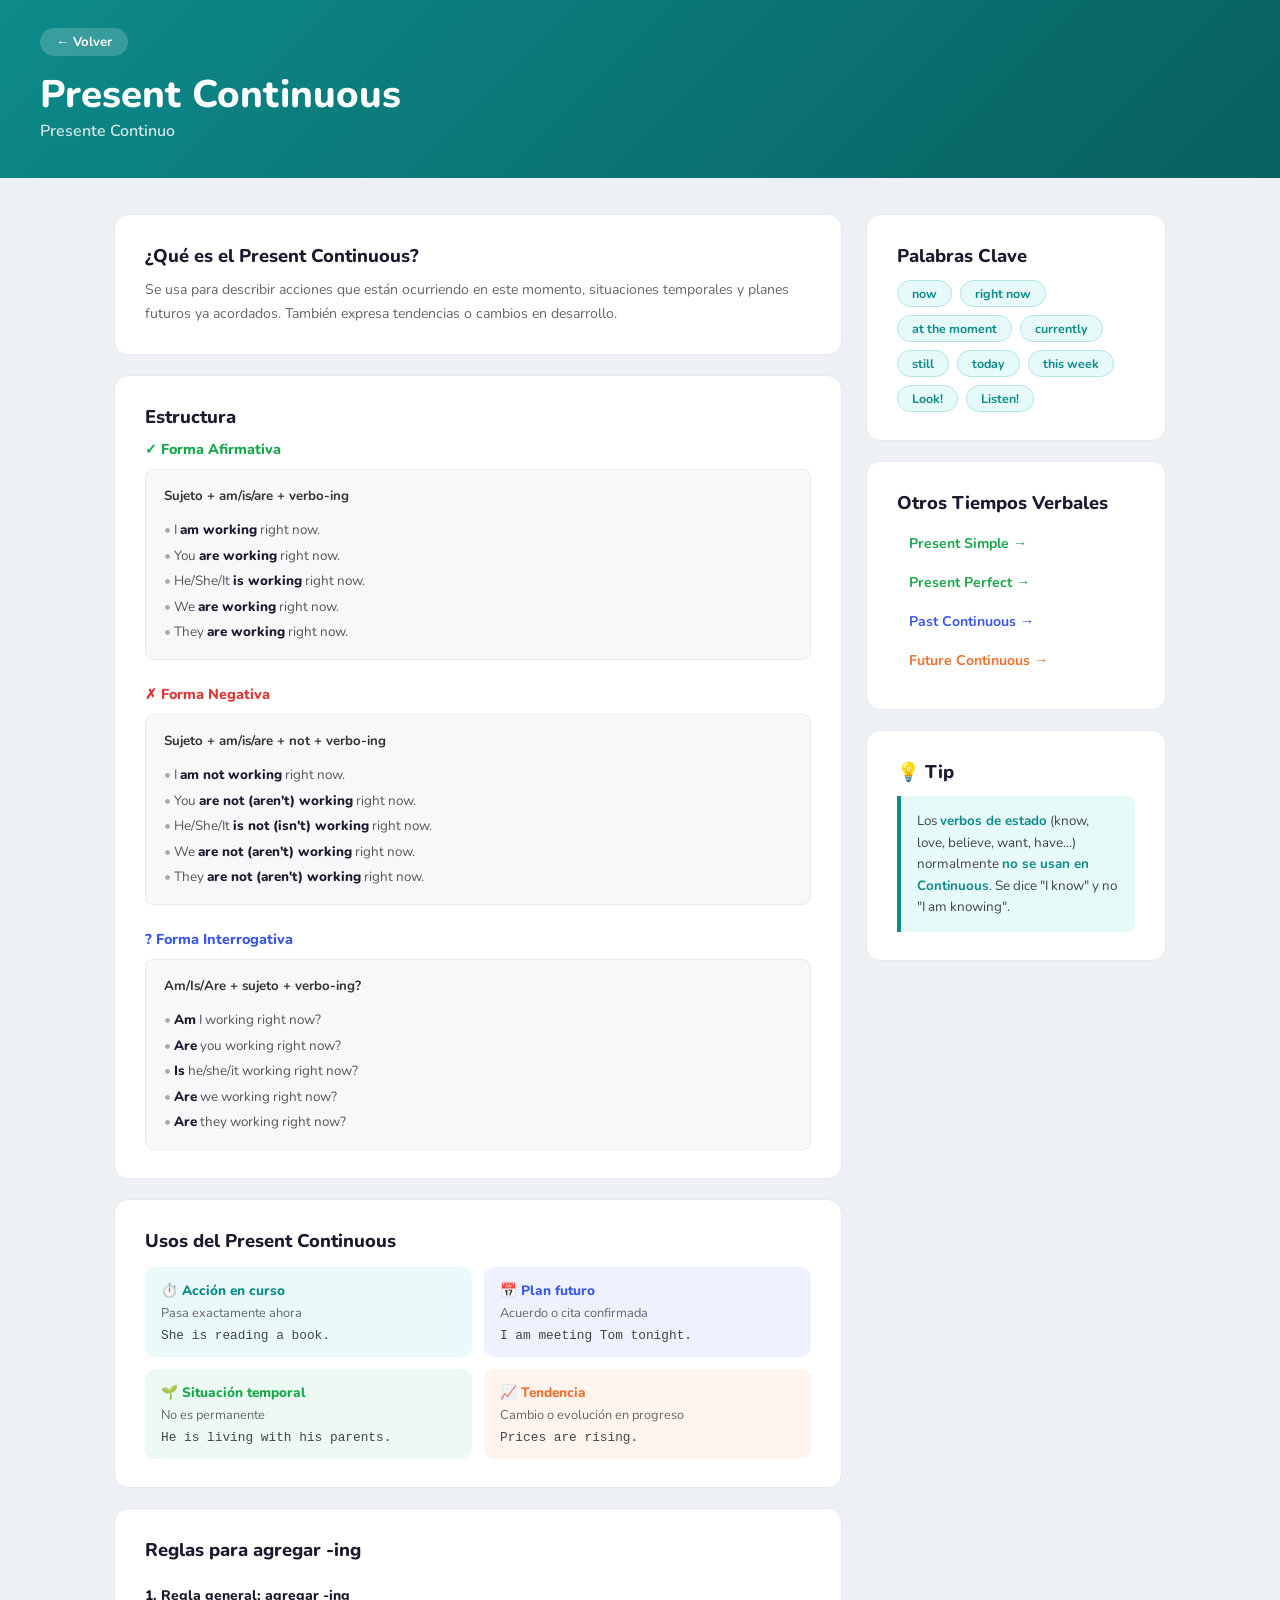
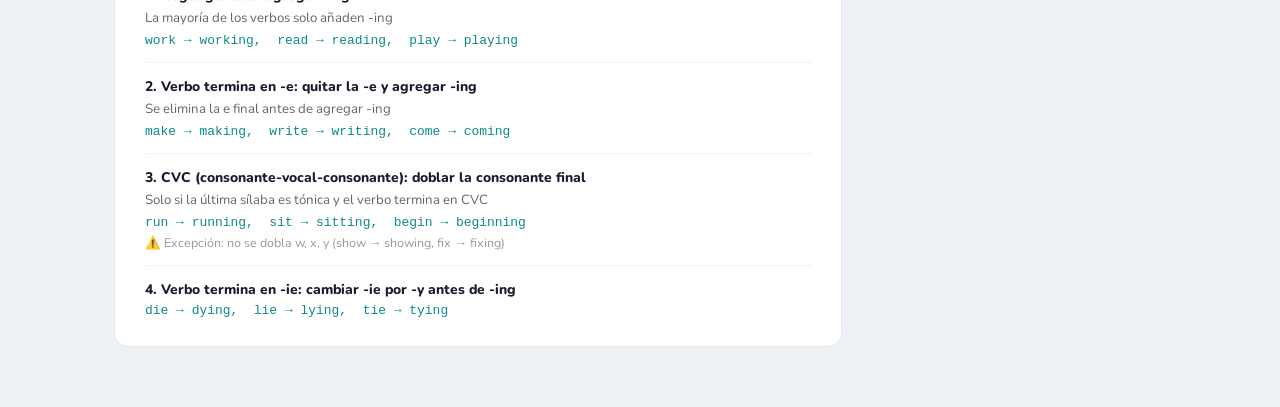
<file: present-continuous.html>
<!DOCTYPE html>
<html lang="es">
<head>
  <meta charset="UTF-8">
  <meta name="viewport" content="width=device-width, initial-scale=1.0">
  <title>Present Continuous – English Grammar Master</title>
  <link href="https://fonts.googleapis.com/css2?family=Nunito:wght@400;600;700;800&display=swap" rel="stylesheet">
  <link rel="stylesheet" href="tense-page.css">
  <style>
    :root {
      --accent:      #0d8a8a;
      --accent-light:#e6fafa;
      --accent-mid:  #b2e4e4;
      --header-from: #0d8a8a;
      --header-to:   #096060;
    }
  </style>
</head>
<body>

  <header class="hero">
    <a class="back-btn" href="index.html">← Volver</a>
    <p class="hero-en">Present Continuous</p>
    <p class="hero-es">Presente Continuo</p>
  </header>

  <main class="page-body">
    <div class="main-col">

      <div class="card">
        <h2>¿Qué es el Present Continuous?</h2>
        <p class="desc">Se usa para describir acciones que están ocurriendo en este momento, situaciones temporales y planes futuros ya acordados. También expresa tendencias o cambios en desarrollo.</p>
      </div>

      <div class="card">
        <h2>Estructura</h2>

        <div class="struct-block">
          <p class="struct-label affirm">✓ Forma Afirmativa</p>
          <div class="struct-box">
            <span class="formula">Sujeto + am/is/are + verbo-ing</span>
            <ul>
              <li>I <b>am working</b> right now.</li>
              <li>You <b>are working</b> right now.</li>
              <li>He/She/It <b>is working</b> right now.</li>
              <li>We <b>are working</b> right now.</li>
              <li>They <b>are working</b> right now.</li>
            </ul>
          </div>
        </div>

        <div class="struct-block">
          <p class="struct-label neg">✗ Forma Negativa</p>
          <div class="struct-box">
            <span class="formula">Sujeto + am/is/are + not + verbo-ing</span>
            <ul>
              <li>I <b>am not working</b> right now.</li>
              <li>You <b>are not (aren't) working</b> right now.</li>
              <li>He/She/It <b>is not (isn't) working</b> right now.</li>
              <li>We <b>are not (aren't) working</b> right now.</li>
              <li>They <b>are not (aren't) working</b> right now.</li>
            </ul>
          </div>
        </div>

        <div class="struct-block">
          <p class="struct-label inter">? Forma Interrogativa</p>
          <div class="struct-box">
            <span class="formula">Am/Is/Are + sujeto + verbo-ing?</span>
            <ul>
              <li><b>Am</b> I working right now?</li>
              <li><b>Are</b> you working right now?</li>
              <li><b>Is</b> he/she/it working right now?</li>
              <li><b>Are</b> we working right now?</li>
              <li><b>Are</b> they working right now?</li>
            </ul>
          </div>
        </div>
      </div>

      <div class="card">
        <h2>Usos del Present Continuous</h2>
        <div class="uses-grid">
          <div class="use-item use-teal">
            <p class="use-title">⏱️ Acción en curso</p>
            <p class="use-desc">Pasa exactamente ahora</p>
            <p class="use-ex">She is reading a book.</p>
          </div>
          <div class="use-item use-blue">
            <p class="use-title">📅 Plan futuro</p>
            <p class="use-desc">Acuerdo o cita confirmada</p>
            <p class="use-ex">I am meeting Tom tonight.</p>
          </div>
          <div class="use-item use-green">
            <p class="use-title">🌱 Situación temporal</p>
            <p class="use-desc">No es permanente</p>
            <p class="use-ex">He is living with his parents.</p>
          </div>
          <div class="use-item use-orange">
            <p class="use-title">📈 Tendencia</p>
            <p class="use-desc">Cambio o evolución en progreso</p>
            <p class="use-ex">Prices are rising.</p>
          </div>
        </div>
      </div>

      <div class="card">
        <h2>Reglas para agregar -ing</h2>
        <div class="rule-item">
          <p class="rule-title">1. Regla general: agregar -ing</p>
          <p class="rule-desc">La mayoría de los verbos solo añaden -ing</p>
          <p class="rule-ex">work → working,&nbsp; read → reading,&nbsp; play → playing</p>
        </div>
        <div class="rule-item">
          <p class="rule-title">2. Verbo termina en -e: quitar la -e y agregar -ing</p>
          <p class="rule-desc">Se elimina la e final antes de agregar -ing</p>
          <p class="rule-ex">make → making,&nbsp; write → writing,&nbsp; come → coming</p>
        </div>
        <div class="rule-item">
          <p class="rule-title">3. CVC (consonante-vocal-consonante): doblar la consonante final</p>
          <p class="rule-desc">Solo si la última sílaba es tónica y el verbo termina en CVC</p>
          <p class="rule-ex">run → running,&nbsp; sit → sitting,&nbsp; begin → beginning</p>
          <p class="rule-note">⚠️ Excepción: no se dobla w, x, y (show → showing, fix → fixing)</p>
        </div>
        <div class="rule-item">
          <p class="rule-title">4. Verbo termina en -ie: cambiar -ie por -y antes de -ing</p>
          <p class="rule-ex">die → dying,&nbsp; lie → lying,&nbsp; tie → tying</p>
        </div>
      </div>

    </div>

    <aside class="sidebar">
      <div class="card">
        <h2>Palabras Clave</h2>
        <div class="keywords">
          <span class="kw-tag">now</span>
          <span class="kw-tag">right now</span>
          <span class="kw-tag">at the moment</span>
          <span class="kw-tag">currently</span>
          <span class="kw-tag">still</span>
          <span class="kw-tag">today</span>
          <span class="kw-tag">this week</span>
          <span class="kw-tag">Look!</span>
          <span class="kw-tag">Listen!</span>
        </div>
      </div>

      <div class="card">
        <h2>Otros Tiempos Verbales</h2>
        <ul class="related-list">
          <li><a class="present" href="present-simple.html">Present Simple →</a></li>
          <li><a class="present" href="present-perfect.html">Present Perfect →</a></li>
          <li><a class="past"    href="past-continuous.html">Past Continuous →</a></li>
          <li><a class="future"  href="future-continuous.html">Future Continuous →</a></li>
        </ul>
      </div>

      <div class="card">
        <h2>💡 Tip</h2>
        <div class="tip-box">
          Los <strong>verbos de estado</strong> (know, love, believe, want, have…) normalmente <strong>no se usan en Continuous</strong>. Se dice "I know" y no "I am knowing".
        </div>
      </div>
    </aside>

  </main>
</body>
</html>
</file>
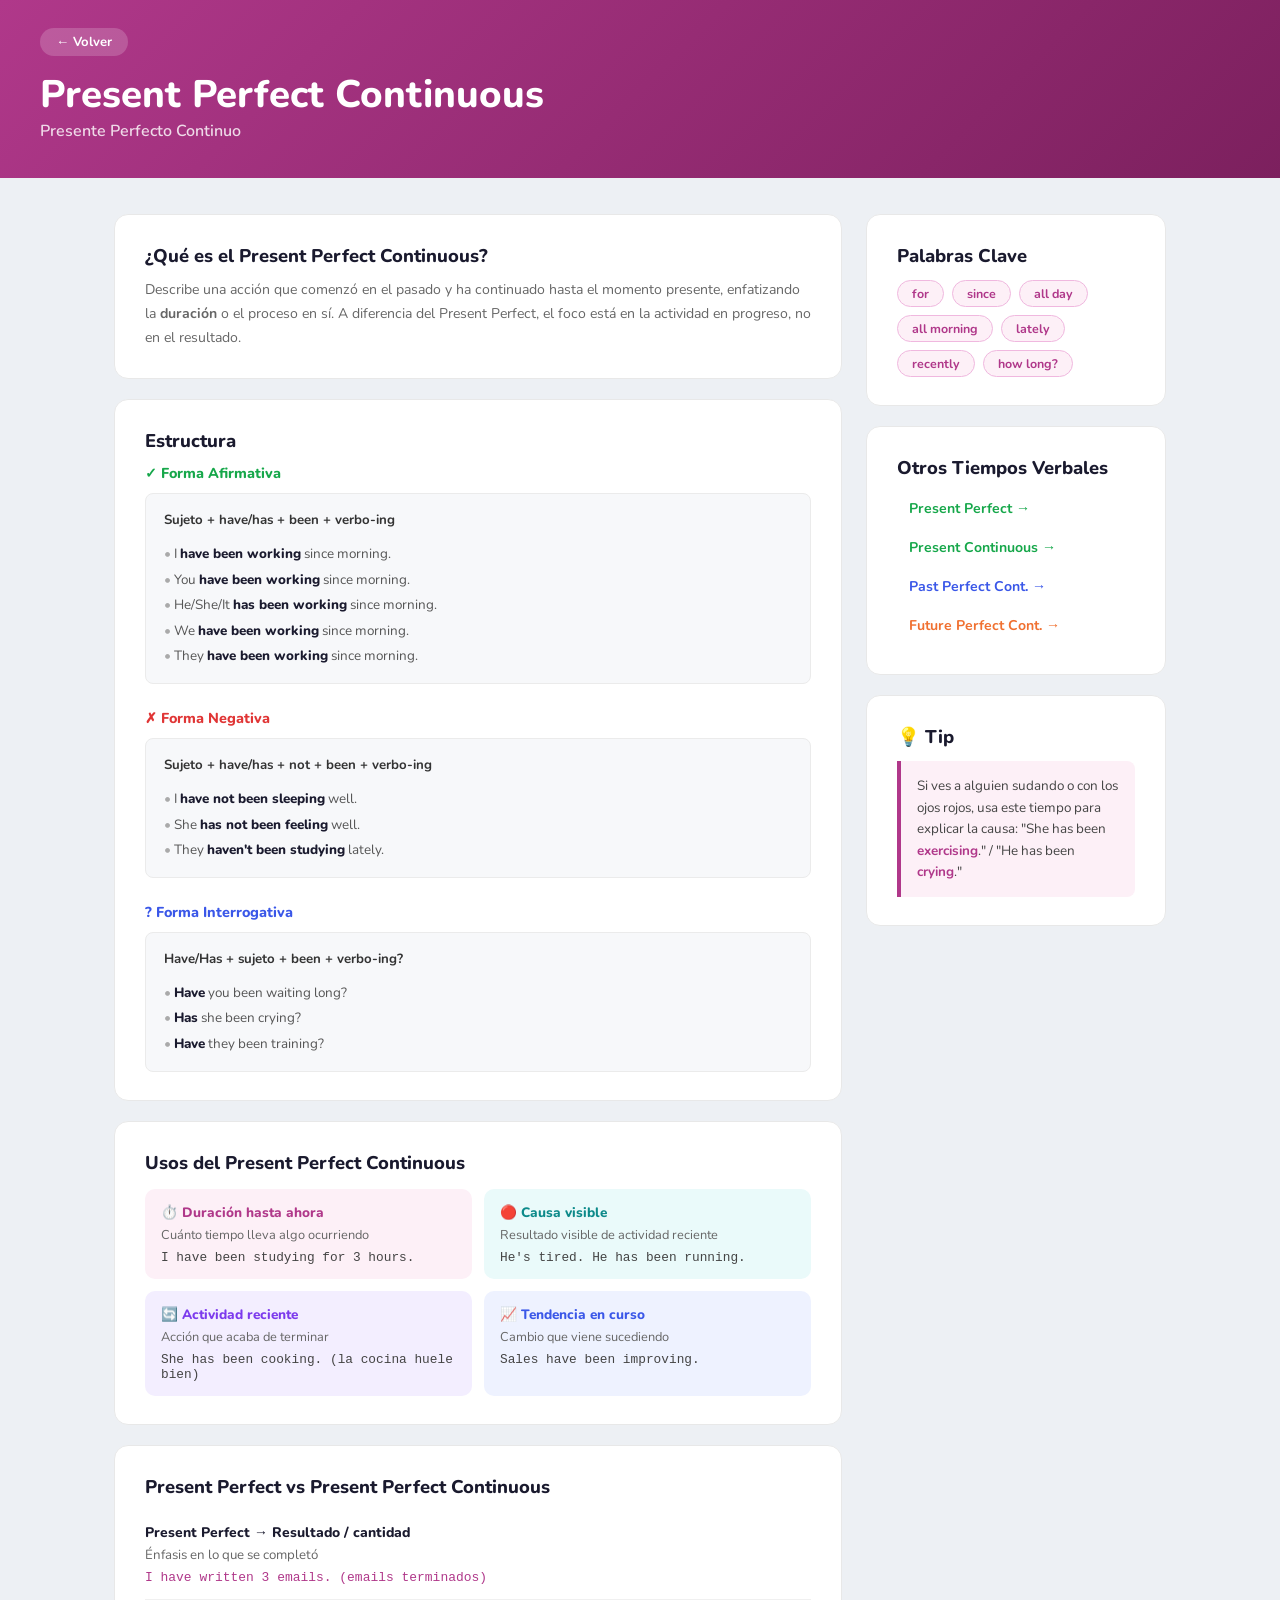
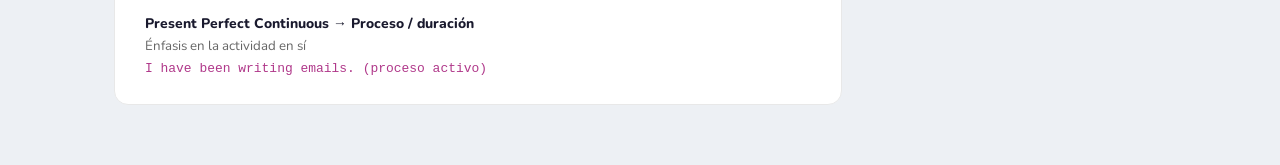
<file: present-perfect-continuous.html>
<!DOCTYPE html>
<html lang="es">
<head>
  <meta charset="UTF-8">
  <meta name="viewport" content="width=device-width, initial-scale=1.0">
  <title>Present Perfect Continuous – English Grammar Master</title>
  <link href="https://fonts.googleapis.com/css2?family=Nunito:wght@400;600;700;800&display=swap" rel="stylesheet">
  <link rel="stylesheet" href="tense-page.css">
  <style>
    :root {
      --accent:      #b0388a;
      --accent-light:#fdf0f7;
      --accent-mid:  #f0b8df;
      --header-from: #b0388a;
      --header-to:   #7c205e;
    }
  </style>
</head>
<body>

  <header class="hero">
    <a class="back-btn" href="index.html">← Volver</a>
    <p class="hero-en">Present Perfect Continuous</p>
    <p class="hero-es">Presente Perfecto Continuo</p>
  </header>

  <main class="page-body">
    <div class="main-col">

      <div class="card">
        <h2>¿Qué es el Present Perfect Continuous?</h2>
        <p class="desc">Describe una acción que comenzó en el pasado y ha continuado hasta el momento presente, enfatizando la <strong>duración</strong> o el proceso en sí. A diferencia del Present Perfect, el foco está en la actividad en progreso, no en el resultado.</p>
      </div>

      <div class="card">
        <h2>Estructura</h2>

        <div class="struct-block">
          <p class="struct-label affirm">✓ Forma Afirmativa</p>
          <div class="struct-box">
            <span class="formula">Sujeto + have/has + been + verbo-ing</span>
            <ul>
              <li>I <b>have been working</b> since morning.</li>
              <li>You <b>have been working</b> since morning.</li>
              <li>He/She/It <b>has been working</b> since morning.</li>
              <li>We <b>have been working</b> since morning.</li>
              <li>They <b>have been working</b> since morning.</li>
            </ul>
          </div>
        </div>

        <div class="struct-block">
          <p class="struct-label neg">✗ Forma Negativa</p>
          <div class="struct-box">
            <span class="formula">Sujeto + have/has + not + been + verbo-ing</span>
            <ul>
              <li>I <b>have not been sleeping</b> well.</li>
              <li>She <b>has not been feeling</b> well.</li>
              <li>They <b>haven't been studying</b> lately.</li>
            </ul>
          </div>
        </div>

        <div class="struct-block">
          <p class="struct-label inter">? Forma Interrogativa</p>
          <div class="struct-box">
            <span class="formula">Have/Has + sujeto + been + verbo-ing?</span>
            <ul>
              <li><b>Have</b> you been waiting long?</li>
              <li><b>Has</b> she been crying?</li>
              <li><b>Have</b> they been training?</li>
            </ul>
          </div>
        </div>
      </div>

      <div class="card">
        <h2>Usos del Present Perfect Continuous</h2>
        <div class="uses-grid">
          <div class="use-item use-pink">
            <p class="use-title">⏱️ Duración hasta ahora</p>
            <p class="use-desc">Cuánto tiempo lleva algo ocurriendo</p>
            <p class="use-ex">I have been studying for 3 hours.</p>
          </div>
          <div class="use-item use-teal">
            <p class="use-title">🔴 Causa visible</p>
            <p class="use-desc">Resultado visible de actividad reciente</p>
            <p class="use-ex">He's tired. He has been running.</p>
          </div>
          <div class="use-item use-purple">
            <p class="use-title">🔄 Actividad reciente</p>
            <p class="use-desc">Acción que acaba de terminar</p>
            <p class="use-ex">She has been cooking. (la cocina huele bien)</p>
          </div>
          <div class="use-item use-blue">
            <p class="use-title">📈 Tendencia en curso</p>
            <p class="use-desc">Cambio que viene sucediendo</p>
            <p class="use-ex">Sales have been improving.</p>
          </div>
        </div>
      </div>

      <div class="card">
        <h2>Present Perfect vs Present Perfect Continuous</h2>
        <div class="rule-item">
          <p class="rule-title">Present Perfect → Resultado / cantidad</p>
          <p class="rule-desc">Énfasis en lo que se completó</p>
          <p class="rule-ex">I have written 3 emails. (emails terminados)</p>
        </div>
        <div class="rule-item">
          <p class="rule-title">Present Perfect Continuous → Proceso / duración</p>
          <p class="rule-desc">Énfasis en la actividad en sí</p>
          <p class="rule-ex">I have been writing emails. (proceso activo)</p>
        </div>
      </div>

    </div>

    <aside class="sidebar">
      <div class="card">
        <h2>Palabras Clave</h2>
        <div class="keywords">
          <span class="kw-tag">for</span>
          <span class="kw-tag">since</span>
          <span class="kw-tag">all day</span>
          <span class="kw-tag">all morning</span>
          <span class="kw-tag">lately</span>
          <span class="kw-tag">recently</span>
          <span class="kw-tag">how long?</span>
        </div>
      </div>

      <div class="card">
        <h2>Otros Tiempos Verbales</h2>
        <ul class="related-list">
          <li><a class="present" href="present-perfect.html">Present Perfect →</a></li>
          <li><a class="present" href="present-continuous.html">Present Continuous →</a></li>
          <li><a class="past"    href="past-perfect-continuous.html">Past Perfect Cont. →</a></li>
          <li><a class="future"  href="future-perfect-continuous.html">Future Perfect Cont. →</a></li>
        </ul>
      </div>

      <div class="card">
        <h2>💡 Tip</h2>
        <div class="tip-box">
          Si ves a alguien sudando o con los ojos rojos, usa este tiempo para explicar la causa: "She has been <strong>exercising</strong>." / "He has been <strong>crying</strong>."
        </div>
      </div>
    </aside>

  </main>
</body>
</html>
</file>
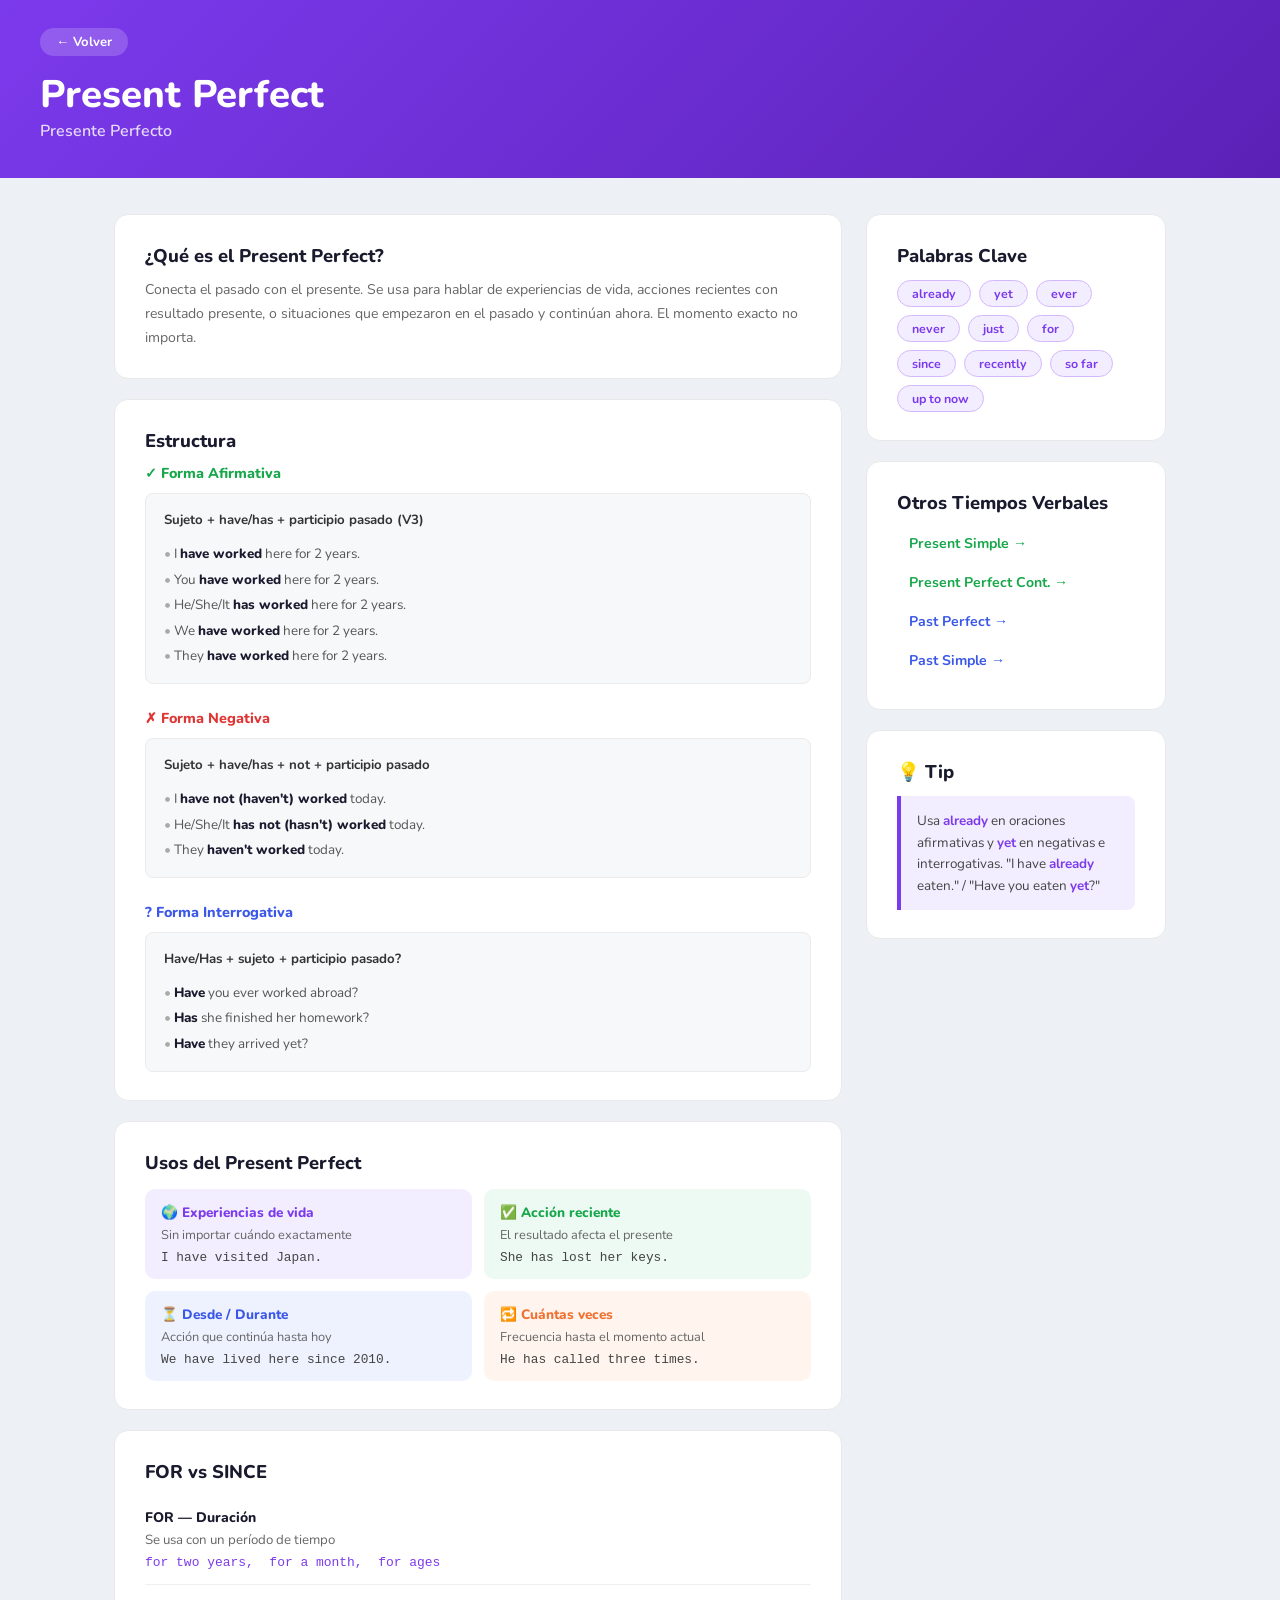
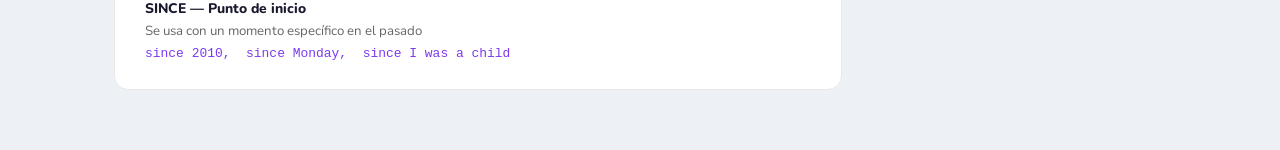
<file: present-perfect.html>
<!DOCTYPE html>
<html lang="es">
<head>
  <meta charset="UTF-8">
  <meta name="viewport" content="width=device-width, initial-scale=1.0">
  <title>Present Perfect – English Grammar Master</title>
  <link href="https://fonts.googleapis.com/css2?family=Nunito:wght@400;600;700;800&display=swap" rel="stylesheet">
  <link rel="stylesheet" href="tense-page.css">
  <style>
    :root {
      --accent:      #7c3aed;
      --accent-light:#f3eeff;
      --accent-mid:  #d4b8fc;
      --header-from: #7c3aed;
      --header-to:   #5b21b6;
    }
  </style>
</head>
<body>

  <header class="hero">
    <a class="back-btn" href="index.html">← Volver</a>
    <p class="hero-en">Present Perfect</p>
    <p class="hero-es">Presente Perfecto</p>
  </header>

  <main class="page-body">
    <div class="main-col">

      <div class="card">
        <h2>¿Qué es el Present Perfect?</h2>
        <p class="desc">Conecta el pasado con el presente. Se usa para hablar de experiencias de vida, acciones recientes con resultado presente, o situaciones que empezaron en el pasado y continúan ahora. El momento exacto no importa.</p>
      </div>

      <div class="card">
        <h2>Estructura</h2>

        <div class="struct-block">
          <p class="struct-label affirm">✓ Forma Afirmativa</p>
          <div class="struct-box">
            <span class="formula">Sujeto + have/has + participio pasado (V3)</span>
            <ul>
              <li>I <b>have worked</b> here for 2 years.</li>
              <li>You <b>have worked</b> here for 2 years.</li>
              <li>He/She/It <b>has worked</b> here for 2 years.</li>
              <li>We <b>have worked</b> here for 2 years.</li>
              <li>They <b>have worked</b> here for 2 years.</li>
            </ul>
          </div>
        </div>

        <div class="struct-block">
          <p class="struct-label neg">✗ Forma Negativa</p>
          <div class="struct-box">
            <span class="formula">Sujeto + have/has + not + participio pasado</span>
            <ul>
              <li>I <b>have not (haven't) worked</b> today.</li>
              <li>He/She/It <b>has not (hasn't) worked</b> today.</li>
              <li>They <b>haven't worked</b> today.</li>
            </ul>
          </div>
        </div>

        <div class="struct-block">
          <p class="struct-label inter">? Forma Interrogativa</p>
          <div class="struct-box">
            <span class="formula">Have/Has + sujeto + participio pasado?</span>
            <ul>
              <li><b>Have</b> you ever worked abroad?</li>
              <li><b>Has</b> she finished her homework?</li>
              <li><b>Have</b> they arrived yet?</li>
            </ul>
          </div>
        </div>
      </div>

      <div class="card">
        <h2>Usos del Present Perfect</h2>
        <div class="uses-grid">
          <div class="use-item use-purple">
            <p class="use-title">🌍 Experiencias de vida</p>
            <p class="use-desc">Sin importar cuándo exactamente</p>
            <p class="use-ex">I have visited Japan.</p>
          </div>
          <div class="use-item use-green">
            <p class="use-title">✅ Acción reciente</p>
            <p class="use-desc">El resultado afecta el presente</p>
            <p class="use-ex">She has lost her keys.</p>
          </div>
          <div class="use-item use-blue">
            <p class="use-title">⏳ Desde / Durante</p>
            <p class="use-desc">Acción que continúa hasta hoy</p>
            <p class="use-ex">We have lived here since 2010.</p>
          </div>
          <div class="use-item use-orange">
            <p class="use-title">🔁 Cuántas veces</p>
            <p class="use-desc">Frecuencia hasta el momento actual</p>
            <p class="use-ex">He has called three times.</p>
          </div>
        </div>
      </div>

      <div class="card">
        <h2>FOR vs SINCE</h2>
        <div class="rule-item">
          <p class="rule-title">FOR — Duración</p>
          <p class="rule-desc">Se usa con un período de tiempo</p>
          <p class="rule-ex">for two years,&nbsp; for a month,&nbsp; for ages</p>
        </div>
        <div class="rule-item">
          <p class="rule-title">SINCE — Punto de inicio</p>
          <p class="rule-desc">Se usa con un momento específico en el pasado</p>
          <p class="rule-ex">since 2010,&nbsp; since Monday,&nbsp; since I was a child</p>
        </div>
      </div>

    </div>

    <aside class="sidebar">
      <div class="card">
        <h2>Palabras Clave</h2>
        <div class="keywords">
          <span class="kw-tag">already</span>
          <span class="kw-tag">yet</span>
          <span class="kw-tag">ever</span>
          <span class="kw-tag">never</span>
          <span class="kw-tag">just</span>
          <span class="kw-tag">for</span>
          <span class="kw-tag">since</span>
          <span class="kw-tag">recently</span>
          <span class="kw-tag">so far</span>
          <span class="kw-tag">up to now</span>
        </div>
      </div>

      <div class="card">
        <h2>Otros Tiempos Verbales</h2>
        <ul class="related-list">
          <li><a class="present" href="present-simple.html">Present Simple →</a></li>
          <li><a class="present" href="present-perfect-continuous.html">Present Perfect Cont. →</a></li>
          <li><a class="past"    href="past-perfect.html">Past Perfect →</a></li>
          <li><a class="past"    href="past-simple.html">Past Simple →</a></li>
        </ul>
      </div>

      <div class="card">
        <h2>💡 Tip</h2>
        <div class="tip-box">
          Usa <strong>already</strong> en oraciones afirmativas y <strong>yet</strong> en negativas e interrogativas. "I have <strong>already</strong> eaten." / "Have you eaten <strong>yet</strong>?"
        </div>
      </div>
    </aside>

  </main>
</body>
</html>
</file>
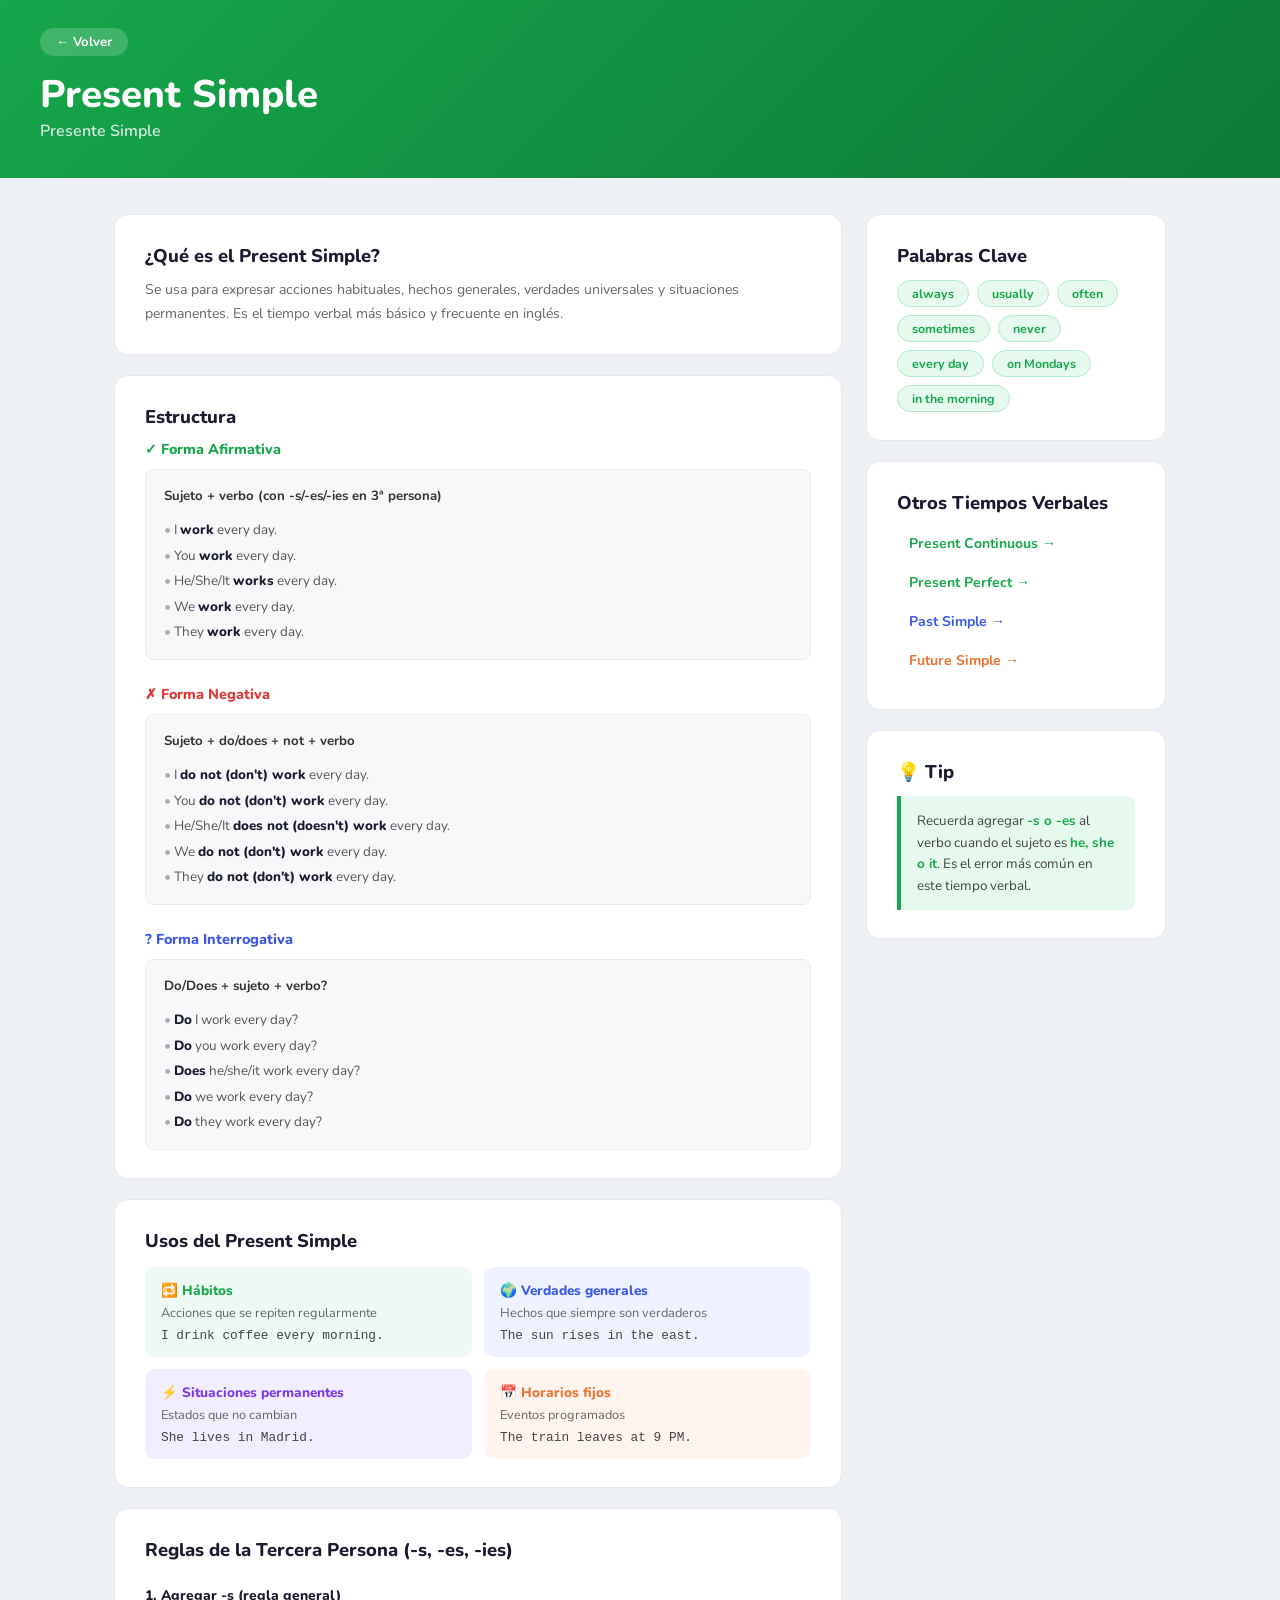
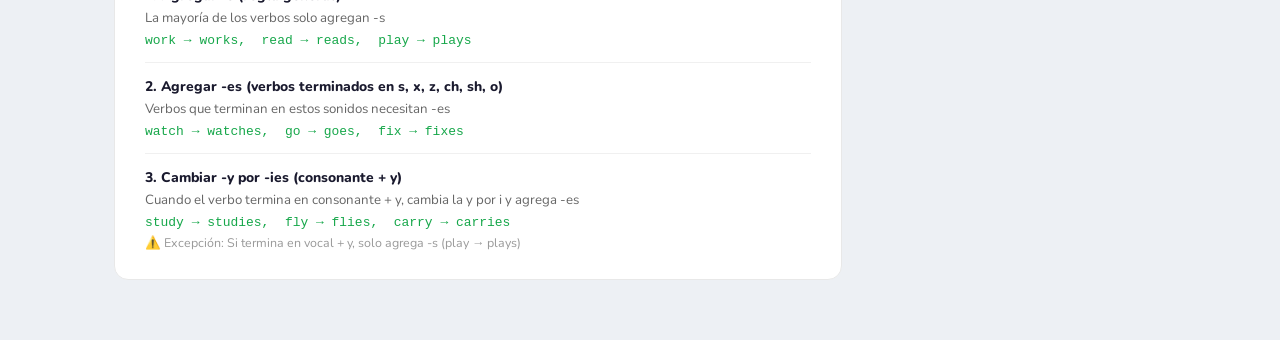
<file: present-simple.html>
<!DOCTYPE html>
<html lang="es">
<head>
  <meta charset="UTF-8">
  <meta name="viewport" content="width=device-width, initial-scale=1.0">
  <title>Present Simple – English Grammar Master</title>
  <link href="https://fonts.googleapis.com/css2?family=Nunito:wght@400;600;700;800&display=swap" rel="stylesheet">
  <link rel="stylesheet" href="tense-page.css">
  <style>
    :root {
      --accent:      #16a74a;
      --accent-light:#e6f9ee;
      --accent-mid:  #b2eac9;
      --header-from: #16a74a;
      --header-to:   #0d7a36;
    }
  </style>
</head>
<body>

  <!-- HERO -->
  <header class="hero">
    <a class="back-btn" href="index.html">← Volver</a>
    <p class="hero-en">Present Simple</p>
    <p class="hero-es">Presente Simple</p>
  </header>

  <main class="page-body">

    <!-- LEFT COLUMN -->
    <div class="main-col">

      <!-- What is it -->
      <div class="card">
        <h2>¿Qué es el Present Simple?</h2>
        <p class="desc">Se usa para expresar acciones habituales, hechos generales, verdades universales y situaciones permanentes. Es el tiempo verbal más básico y frecuente en inglés.</p>
      </div>

      <!-- Structure -->
      <div class="card">
        <h2>Estructura</h2>

        <div class="struct-block">
          <p class="struct-label affirm">✓ Forma Afirmativa</p>
          <div class="struct-box">
            <span class="formula">Sujeto + verbo (con -s/-es/-ies en 3ª persona)</span>
            <ul>
              <li>I <b>work</b> every day.</li>
              <li>You <b>work</b> every day.</li>
              <li>He/She/It <b>works</b> every day.</li>
              <li>We <b>work</b> every day.</li>
              <li>They <b>work</b> every day.</li>
            </ul>
          </div>
        </div>

        <div class="struct-block">
          <p class="struct-label neg">✗ Forma Negativa</p>
          <div class="struct-box">
            <span class="formula">Sujeto + do/does + not + verbo</span>
            <ul>
              <li>I <b>do not (don't) work</b> every day.</li>
              <li>You <b>do not (don't) work</b> every day.</li>
              <li>He/She/It <b>does not (doesn't) work</b> every day.</li>
              <li>We <b>do not (don't) work</b> every day.</li>
              <li>They <b>do not (don't) work</b> every day.</li>
            </ul>
          </div>
        </div>

        <div class="struct-block">
          <p class="struct-label inter">? Forma Interrogativa</p>
          <div class="struct-box">
            <span class="formula">Do/Does + sujeto + verbo?</span>
            <ul>
              <li><b>Do</b> I work every day?</li>
              <li><b>Do</b> you work every day?</li>
              <li><b>Does</b> he/she/it work every day?</li>
              <li><b>Do</b> we work every day?</li>
              <li><b>Do</b> they work every day?</li>
            </ul>
          </div>
        </div>
      </div>

      <!-- Uses -->
      <div class="card">
        <h2>Usos del Present Simple</h2>
        <div class="uses-grid">
          <div class="use-item use-green">
            <p class="use-title">🔁 Hábitos</p>
            <p class="use-desc">Acciones que se repiten regularmente</p>
            <p class="use-ex">I drink coffee every morning.</p>
          </div>
          <div class="use-item use-blue">
            <p class="use-title">🌍 Verdades generales</p>
            <p class="use-desc">Hechos que siempre son verdaderos</p>
            <p class="use-ex">The sun rises in the east.</p>
          </div>
          <div class="use-item use-purple">
            <p class="use-title">⚡ Situaciones permanentes</p>
            <p class="use-desc">Estados que no cambian</p>
            <p class="use-ex">She lives in Madrid.</p>
          </div>
          <div class="use-item use-orange">
            <p class="use-title">📅 Horarios fijos</p>
            <p class="use-desc">Eventos programados</p>
            <p class="use-ex">The train leaves at 9 PM.</p>
          </div>
        </div>
      </div>

      <!-- Rules 3rd person -->
      <div class="card">
        <h2>Reglas de la Tercera Persona (-s, -es, -ies)</h2>
        <div class="rule-item">
          <p class="rule-title">1. Agregar -s (regla general)</p>
          <p class="rule-desc">La mayoría de los verbos solo agregan -s</p>
          <p class="rule-ex">work → works,&nbsp; read → reads,&nbsp; play → plays</p>
        </div>
        <div class="rule-item">
          <p class="rule-title">2. Agregar -es (verbos terminados en s, x, z, ch, sh, o)</p>
          <p class="rule-desc">Verbos que terminan en estos sonidos necesitan -es</p>
          <p class="rule-ex">watch → watches,&nbsp; go → goes,&nbsp; fix → fixes</p>
        </div>
        <div class="rule-item">
          <p class="rule-title">3. Cambiar -y por -ies (consonante + y)</p>
          <p class="rule-desc">Cuando el verbo termina en consonante + y, cambia la y por i y agrega -es</p>
          <p class="rule-ex">study → studies,&nbsp; fly → flies,&nbsp; carry → carries</p>
          <p class="rule-note">⚠️ Excepción: Si termina en vocal + y, solo agrega -s (play → plays)</p>
        </div>
      </div>

    </div><!-- /main-col -->

    <!-- RIGHT SIDEBAR -->
    <aside class="sidebar">

      <div class="card">
        <h2>Palabras Clave</h2>
        <div class="keywords">
          <span class="kw-tag">always</span>
          <span class="kw-tag">usually</span>
          <span class="kw-tag">often</span>
          <span class="kw-tag">sometimes</span>
          <span class="kw-tag">never</span>
          <span class="kw-tag">every day</span>
          <span class="kw-tag">on Mondays</span>
          <span class="kw-tag">in the morning</span>
        </div>
      </div>

      <div class="card">
        <h2>Otros Tiempos Verbales</h2>
        <ul class="related-list">
          <li><a class="present" href="present-continuous.html">Present Continuous →</a></li>
          <li><a class="present" href="present-perfect.html">Present Perfect →</a></li>
          <li><a class="past"    href="past-simple.html">Past Simple →</a></li>
          <li><a class="future"  href="future-simple.html">Future Simple →</a></li>
        </ul>
      </div>

      <div class="card">
        <h2>💡 Tip</h2>
        <div class="tip-box">
          Recuerda agregar <strong>-s o -es</strong> al verbo cuando el sujeto es <strong>he, she o it</strong>. Es el error más común en este tiempo verbal.
        </div>
      </div>

    </aside>

  </main>
</body>
</html>
</file>
<file: index.css>
/* ── Reset ── */
* {
  margin: 0;
  padding: 0;
  box-sizing: border-box;
}

body {
  font-family: "Nunito", sans-serif;
  background: #e8ecf0;
  display: flex;
  flex-direction: column;
  align-items: center;
  padding: 50px 20px;
  min-height: 100vh;
}


/*______________________________________________________
            CSS for the NAVBAR
_______________________________________________________*/
/* ── NAV WRAPPER ── */
nav {
  width: 100%;
  max-width: 1100px;
  background: #ffffff;
  border-radius: 10px;
  box-shadow: 0 2px 16px rgba(0, 0, 0, 0.10);
  height: 68px;
  display: flex;
  align-items: center;
  padding: 0 20px;
  position: relative;
  overflow: hidden;
}

/* ── SPRITE – sits behind nav content ── */
#walker {
  position: absolute;
  bottom: 0;
  left: -55px;
  width: 46px;
  height: 64px;
  z-index: 0;
  image-rendering: pixelated;
  image-rendering: crisp-edges;
  background-size: contain;
  background-repeat: no-repeat;
  background-position: bottom center;
  pointer-events: none;
}

/* ── NAV INNER (above sprite) ── */
.nav-inner {
  position: relative;
  z-index: 1;
  display: flex;
  align-items: center;
  width: 100%;
}

/* Reserves space equal to the character sprite width */
.char-spacer {
  width: 50px;
  flex-shrink: 0;
}

.brand {
  font-size: 1rem;
  font-weight: 800;
  color: #1a1a2e;
  text-decoration: none;
  white-space: nowrap;
  flex-shrink: 0;
  margin-left: 6px;
}

.nav-links {
  display: flex;
  align-items: center;
  margin-left: 28px;
  flex: 1;
}

.nav-links a {
  text-decoration: none;
  color: #444;
  font-size: 0.88rem;
  font-weight: 600;
  padding: 6px 10px;
  border-radius: 6px;
  transition: background 0.18s, color 0.18s;
  white-space: nowrap;
}

.nav-links a:hover {
  background: #eef2ff;
  color: #3a57e8;
}

.lang-btn {
  margin-left: auto;
  background: #fff;
  border: 1.5px solid #bbb;
  border-radius: 20px;
  padding: 5px 18px;
  font-size: 0.82rem;
  font-weight: 700;
  cursor: pointer;
  color: #555;
  white-space: nowrap;
  flex-shrink: 0;
  transition: border-color 0.18s, color 0.18s;
}

.lang-btn:hover {
  border-color: #3a57e8;
  color: #3a57e8;
}

.note {
  margin-top: 22px;
  color: #888;
  font-size: 0.8rem;
  text-align: center;
}



/*______________________________________________________
            TODO css for the 1rs secction
_______________________________________________________*/

/*______________________________________________________
            CSS for the TENSES SECTION
_______________________________________________________*/

/* ── Section wrapper ── */
.tenses-section {
  width: 100%;
  max-width: 1100px;
  margin-top: 48px;
}

/* ── Header ── */
.tenses-header {
  text-align: center;
  margin-bottom: 36px;
}

.tenses-title {
  font-size: 2rem;
  font-weight: 800;
  color: #1a1a2e;
  margin-bottom: 10px;
}

.tenses-subtitle {
  font-size: 0.88rem;
  color: #777;
  max-width: 580px;
  margin: 0 auto 22px;
  line-height: 1.6;
}

/* ── Legend ── */
.tenses-legend {
  display: flex;
  justify-content: center;
  align-items: center;
  gap: 8px;
  font-size: 0.84rem;
  font-weight: 600;
  color: #555;
}

.tenses-legend span + span {
  margin-right: 16px;
}

.legend-dot {
  display: inline-block;
  width: 13px;
  height: 13px;
  border-radius: 3px;
  margin-right: 0 !important;
}

.legend-dot.past    { background: #3a57e8; }
.legend-dot.present { background: #16a74a; }
.legend-dot.future  { background: #f07030; }

/* ── Grid ── */
.tenses-grid {
  display: grid;
  grid-template-columns: repeat(4, 1fr);
  gap: 16px;
}

/* ── Card ── */
.tense-card {
  background: #fff;
  border-radius: 14px;
  border: 1.5px solid #eaeaea;
  padding: 16px 18px 20px;
  cursor: pointer;
  transition: transform 0.18s, box-shadow 0.18s, border-color 0.18s;
  animation: cardIn 0.35s both ease-out;
}

@keyframes cardIn {
  from { opacity: 0; transform: translateY(14px); }
  to   { opacity: 1; transform: translateY(0); }
}

.tense-card:hover {
  transform: translateY(-4px);
  box-shadow: 0 8px 28px rgba(0,0,0,0.10);
}

.tense-card--past:hover    { border-color: #3a57e8; }
.tense-card--present:hover { border-color: #16a74a; }
.tense-card--future:hover  { border-color: #f07030; }

/* ── Card top row ── */
.card-top {
  display: flex;
  justify-content: space-between;
  align-items: center;
  margin-bottom: 14px;
}

.card-badge {
  font-size: 0.7rem;
  font-weight: 800;
  letter-spacing: 0.06em;
  padding: 4px 10px;
  border-radius: 20px;
  color: #fff;
}

.badge--past    { background: #3a57e8; }
.badge--present { background: #16a74a; }
.badge--future  { background: #f07030; }

.card-plus {
  width: 26px;
  height: 26px;
  border-radius: 50%;
  border: 1.5px solid #ddd;
  display: flex;
  align-items: center;
  justify-content: center;
  font-size: 1rem;
  color: #aaa;
  line-height: 1;
  flex-shrink: 0;
}

/* ── Card content ── */
.card-name {
  font-size: 0.95rem;
  font-weight: 800;
  color: #1a1a2e;
  margin-bottom: 6px;
}

.card-example {
  font-size: 0.82rem;
  color: #777;
  line-height: 1.5;
}

.card-example b {
  color: #1a1a2e;
  font-weight: 700;
}

/* ── Responsive ── */
@media (max-width: 900px) {
  .tenses-grid { grid-template-columns: repeat(2, 1fr); }
}
@media (max-width: 500px) {
  .tenses-grid { grid-template-columns: 1fr; }
  .tenses-title { font-size: 1.5rem; }
}


/*______________________________________________________
            CSS for the DETAIL PAGE
_______________________________________________________*/

.detail-page {
  width: 100%;
  max-width: 1100px;
  margin-top: 48px;
  flex-direction: column;
  align-items: flex-start;
  gap: 28px;
  animation: cardIn 0.3s both ease-out;
}

.back-btn {
  background: #fff;
  border: 1.5px solid #ddd;
  border-radius: 8px;
  padding: 8px 20px;
  font-family: "Nunito", sans-serif;
  font-size: 0.88rem;
  font-weight: 700;
  color: #555;
  cursor: pointer;
  transition: border-color 0.18s, color 0.18s;
}

.back-btn:hover {
  border-color: #3a57e8;
  color: #3a57e8;
}

.detail-title {
  font-size: 2.4rem;
  font-weight: 800;
  color: #1a1a2e;
}
</file>
<file: tense-page.css>
/* ── Google Fonts ── */
@import url('https://fonts.googleapis.com/css2?family=Nunito:wght@400;600;700;800&display=swap');

/* ── Reset ── */
*, *::before, *::after { margin: 0; padding: 0; box-sizing: border-box; }

/* ── CSS Variables per group (overridden per page via <style>) ── */
:root {
  --accent:      #16a74a;
  --accent-light:#e6f9ee;
  --accent-mid:  #b2eac9;
  --header-from: #16a74a;
  --header-to:   #0d7a36;
  --badge-bg:    #16a74a;
}

body {
  font-family: "Nunito", sans-serif;
  background: #edf0f4;
  color: #1a1a2e;
  min-height: 100vh;
}

/* ── HERO HEADER ── */
.hero {
  background: linear-gradient(135deg, var(--header-from), var(--header-to));
  padding: 28px 40px 36px;
  color: #fff;
  animation: heroIn 0.5s ease-out both;
}

@keyframes heroIn {
  from { opacity:0; transform:translateY(-16px); }
  to   { opacity:1; transform:translateY(0); }
}

.back-btn {
  display: inline-flex;
  align-items: center;
  gap: 6px;
  background: rgba(255,255,255,0.18);
  border: none;
  border-radius: 20px;
  padding: 5px 16px;
  font-family: "Nunito", sans-serif;
  font-size: 0.82rem;
  font-weight: 700;
  color: #fff;
  cursor: pointer;
  text-decoration: none;
  margin-bottom: 18px;
  transition: background 0.18s;
}
.back-btn:hover { background: rgba(255,255,255,0.30); }

.hero-en   { font-size: 2.4rem; font-weight: 800; line-height: 1.1; }
.hero-es   { font-size: 1rem;   font-weight: 600; opacity: 0.82; margin-top: 4px; }

/* ── MAIN LAYOUT ── */
.page-body {
  max-width: 1100px;
  margin: 0 auto;
  padding: 36px 24px 60px;
  display: grid;
  grid-template-columns: 1fr 300px;
  gap: 24px;
  align-items: start;
}

@media (max-width: 820px) {
  .page-body { grid-template-columns: 1fr; }
}

/* ── CARD (shared panel) ── */
.card {
  background: #fff;
  border-radius: 14px;
  border: 1.5px solid #e8e8e8;
  padding: 28px 30px;
  margin-bottom: 20px;
  animation: cardIn 0.4s ease-out both;
}
.card:last-child { margin-bottom: 0; }

@keyframes cardIn {
  from { opacity:0; transform:translateY(12px); }
  to   { opacity:1; transform:translateY(0); }
}
.card:nth-child(1) { animation-delay: 0.05s; }
.card:nth-child(2) { animation-delay: 0.10s; }
.card:nth-child(3) { animation-delay: 0.15s; }
.card:nth-child(4) { animation-delay: 0.20s; }

.card h2 {
  font-size: 1.15rem;
  font-weight: 800;
  margin-bottom: 10px;
  color: #1a1a2e;
}

.card p.desc {
  font-size: 0.88rem;
  color: #666;
  line-height: 1.7;
}

/* ── STRUCTURE CARD ── */
.struct-block { margin-bottom: 24px; }
.struct-block:last-child { margin-bottom: 0; }

.struct-label {
  font-size: 0.9rem;
  font-weight: 800;
  margin-bottom: 10px;
  display: flex;
  align-items: center;
  gap: 7px;
}
.struct-label.affirm { color: #16a74a; }
.struct-label.neg    { color: #e03535; }
.struct-label.inter  { color: #3a57e8; }

.struct-box {
  background: #f7f8fa;
  border-radius: 8px;
  border: 1px solid #ebebeb;
  padding: 14px 18px;
  font-size: 0.85rem;
  color: #444;
  line-height: 1.9;
}

.struct-box .formula {
  font-weight: 700;
  color: #333;
  margin-bottom: 8px;
  display: block;
  font-size: 0.83rem;
}

.struct-box ul { list-style: none; }
.struct-box ul li::before { content: "• "; color: #aaa; }
.struct-box ul li { font-size: 0.84rem; color: #555; }
.struct-box ul li b { color: #1a1a2e; font-weight: 800; }

/* ── USES GRID ── */
.uses-grid {
  display: grid;
  grid-template-columns: 1fr 1fr;
  gap: 12px;
  margin-top: 14px;
}
.use-item {
  border-radius: 10px;
  padding: 14px 16px;
  font-size: 0.84rem;
}
.use-item .use-title {
  font-weight: 800;
  font-size: 0.85rem;
  margin-bottom: 4px;
  display: flex;
  align-items: center;
  gap: 6px;
}
.use-item .use-desc { color: #666; font-size: 0.8rem; margin-bottom: 6px; }
.use-item .use-ex   { font-family: monospace; font-size: 0.8rem; color: #444; }

/* ── USE ITEM COLORS ── */
.use-green  { background: #edfaf3; } .use-green  .use-title { color: #16a74a; }
.use-blue   { background: #eef2ff; } .use-blue   .use-title { color: #3a57e8; }
.use-purple { background: #f3eeff; } .use-purple .use-title { color: #7c3aed; }
.use-orange { background: #fff5ee; } .use-orange .use-title { color: #f07030; }
.use-red    { background: #fff0f0; } .use-red    .use-title { color: #e03535; }
.use-teal   { background: #eafafa; } .use-teal   .use-title { color: #0d8a8a; }
.use-yellow { background: #fdfbea; } .use-yellow .use-title { color: #b08800; }
.use-pink   { background: #fdf0f7; } .use-pink   .use-title { color: #b0388a; }

/* ── RULES CARD ── */
.rule-item {
  border-bottom: 1px solid #f0f0f0;
  padding: 14px 0;
  font-size: 0.87rem;
}
.rule-item:last-child { border-bottom: none; padding-bottom: 0; }
.rule-item .rule-title { font-weight: 800; color: #1a1a2e; margin-bottom: 4px; }
.rule-item .rule-desc  { color: #666; font-size: 0.83rem; margin-bottom: 6px; }
.rule-item .rule-ex    { font-family: monospace; font-size: 0.81rem; color: var(--accent); }
.rule-item .rule-note  { font-size: 0.78rem; color: #999; margin-top: 4px; }

/* ── SIDEBAR ── */
.sidebar .card { margin-bottom: 20px; }
.sidebar .card:last-child { margin-bottom: 0; }

/* Keywords */
.keywords { display: flex; flex-wrap: wrap; gap: 8px; margin-top: 12px; }
.kw-tag {
  background: var(--accent-light);
  color: var(--accent);
  border: 1px solid var(--accent-mid);
  border-radius: 20px;
  padding: 4px 14px;
  font-size: 0.78rem;
  font-weight: 700;
}

/* Related tenses */
.related-list { list-style: none; margin-top: 10px; }
.related-list li { margin-bottom: 2px; }
.related-list a {
  font-size: 0.88rem;
  font-weight: 700;
  text-decoration: none;
  display: flex;
  align-items: center;
  justify-content: space-between;
  padding: 9px 12px;
  border-radius: 8px;
  transition: background 0.18s;
}
.related-list a:hover { background: #f5f5f5; }
.related-list a.past    { color: #3a57e8; }
.related-list a.present { color: #16a74a; }
.related-list a.future  { color: #f07030; }

/* Tip box */
.tip-box {
  background: var(--accent-light);
  border-left: 4px solid var(--accent);
  border-radius: 0 8px 8px 0;
  padding: 14px 16px;
  font-size: 0.84rem;
  color: #444;
  line-height: 1.6;
  margin-top: 12px;
}
.tip-box strong { color: var(--accent); }
</file>
